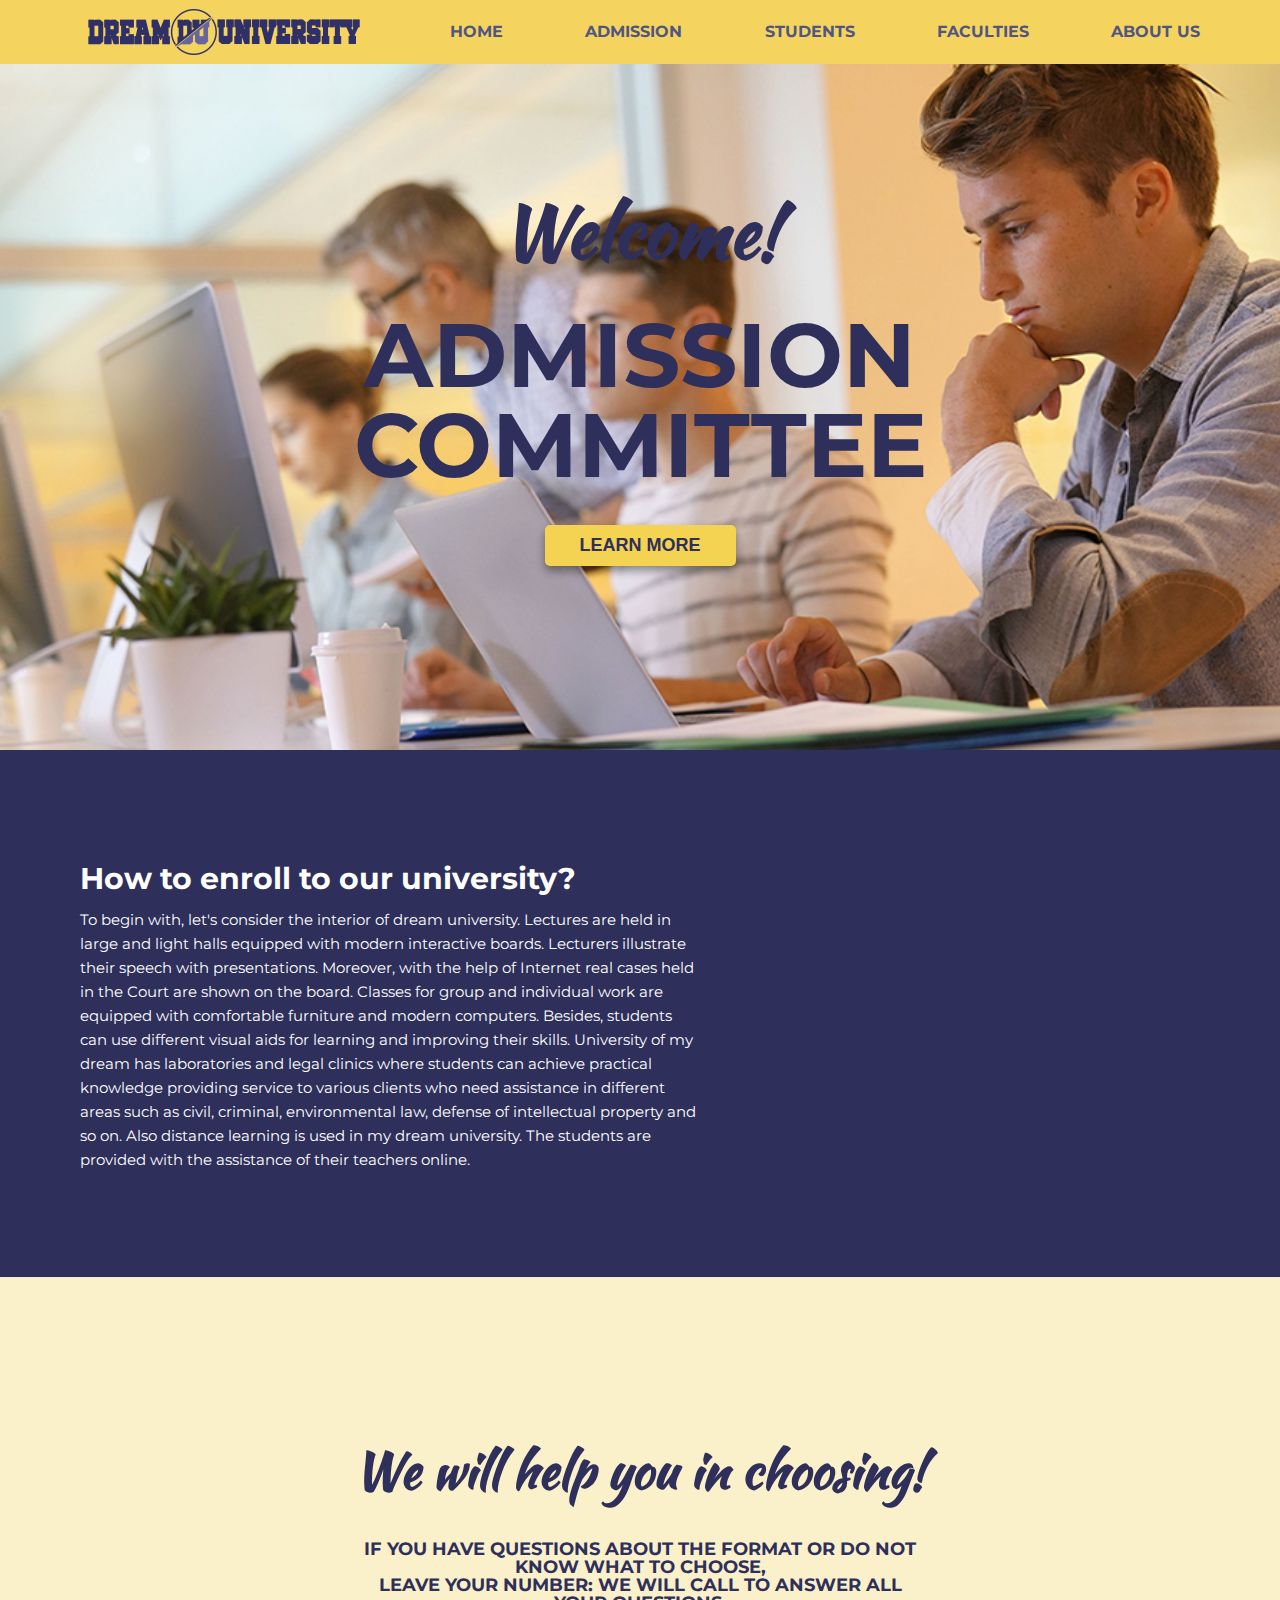
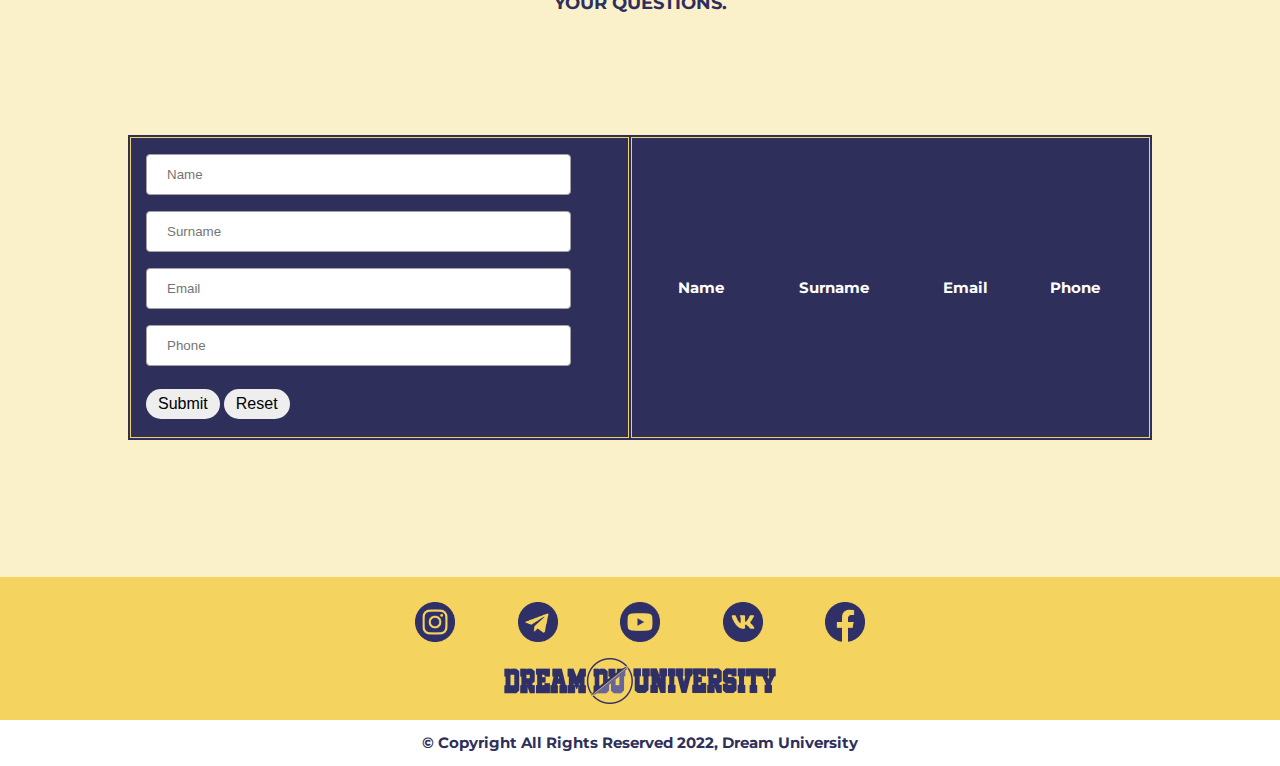
<file: admissionc.html>
<!DOCTYPE html>
<html lang="en">
<head>
	<meta charset="utf-8">
	<meta name="viewport" content="width=device-width, initial-scale=1">
	<link rel="stylesheet" type="text/css" href="crud.css">
	<link href="https://fonts.googleapis.com/css2?family=Kaushan+Script&family=Montserrat:wght@400;700&display=swap" rel="stylesheet">
	<link rel="icon" href="images/MAIN.png" type="">

	<title> Admission </title>
</head>

<body>

<header class="header">
	<div class="container">
		<div class="header__inner">

			<img src="images/LOGO2.png" alt="logo" style="width: 288px; height: 64px;">
			
			<nav class="nav1">
				<a class="nav__link1" href="index.html">Home</a>
			</nav> 
			
			<div class="dropdown">
				<nav class="nav2">
					<a class="nav__link2" href="">Admission</a>
				</nav> 
			  	<div class="dropdown-content">
    				<a href="admissionc.html">Admissions Committee</a>
    				<a href="bachpage.html">Bachelor's Degree</a>
    				<a href="magpage.html">Master's Degree</a>
    				<a href="docpage.html">Doctoral Studies</a>
  				</div>
			</div>

			<div class="dropdown">
				<nav class="nav2">
					<a class="nav__link2" href="">Students</a>
				</nav> 
				<div class="dropdown-content">
    				<a href="Basic rules.html">Main rules</a>
    				<a href="Stud.Organizations.html">Student Organizations</a>
    				<a href="reg.html">Registration Page</a>
  				</div>
			</div>

			<div class="dropdown">
				<nav class="nav2">
					<a class="nav__link2" href="">Faculties</a>
				</nav> 
				<div class="dropdown-content">
    				<a href="first_fac.html">First</a>
    				<a href="second_fac.html">Second</a>
    				<a href="third_fac.html">Third</a>
    				<a href="fourth_fac.html">Fourth</a>
  				</div>
			</div>


			<nav class="nav1">
				<a class="nav__link1" href="aboutus.html">About Us</a>
			</nav> 
		</div>
	</div>
</header>

<header class="intro" style="background-image: url(images/add.jpg);">
	
		<div class="intro__inner">
			<div class="header-content">
				<h2>Welcome!</h2>
				<h1>Admission <br> Committee </h1>
				<button onClick='location.href="#more"'class="btn__main">Learn more</button>
			</div>
		</div>
</header>

<header class="about" id="more">
    <div class="container">
    	<div class="about__wrapper">
    		<div class="about__block">
       			 <h1 class="block__title">How to enroll to our university?</h1>
       			 <p class="about__text">To begin with, let's consider the interior of dream university. Lectures are held in large and light halls equipped with modern interactive boards. Lecturers illustrate their speech with presentations. Moreover, with the help of Internet real cases held in the Court are shown on the board. Classes for group and individual work are equipped with comfortable furniture and modern computers. Besides, students can use different visual aids for learning and improving their skills. University of my dream has laboratories and legal clinics where students can achieve practical knowledge providing service to various clients who need assistance in different areas such as civil, criminal, environmental law, defense of intellectual property and so on. Also distance learning is used in my dream university. The students are provided with the assistance of their teachers online.</p>
        	</div>
        	<iframe class="about__img" width: 480px; height: 340px; src="https://www.youtube.com/embed/dAZyZw8bZUI" title="Course enrolment – Where to start" frameborder="0"> </iframe>
        </div>
    </div>
</header>

<div class="formfoot">
   <div class="beforetext"> 
            <h1> We will help you in choosing!</h1>
            <h2> If you have questions about the format or do not know what to choose, <br>leave your number: we will
                        call to answer all your questions. </h2>
   </div>
       <table>
        <tr>
            <td>
                <form autocomplete="off" onsubmit="onFormSubmit()">
                    <div>
                        <label for="name"></label>
                        <input type="text" placeholder="Name" name="name" id="name">
                    </div>
                    <div>
                        <label for="surname"></label>
                        <input type="text" placeholder="Surname" name="surname" id="surname">
                    </div>
                    <div>
                        <label for="email"></label>
                        <input type="email" placeholder="Email" name="email" id="email">
                    </div>
                    <div>
                        <label for="phone"></label>
                        <input type="tel" placeholder="Phone" name="phone" id="phone">
                    </div>

                    <div class="form_action--button">
                        <input type="submit" value="Submit">
                        <input type="reset" value="Reset">
                    </div>
                </form>

                <td>
                    <table class="list" id="storeList">
                        <thead>
                            <tr>
                                <th>Name</th>
                                <th>Surname</th>
                                <th>Email</th>
                                <th>Phone</th>
                            </tr>
                        </thead>
                        <tbody>

                        </tbody>
                    </table>
                </td>
            </td>
        </tr>
    </table>
</div>

<script type="text/javascript" src="crud.js"></script>
        
<footer id="cont">
	<div class="soc">
		<a href="https://www.instagram.com/" target="_blank"><img src="images/icons/instagram.png" alt="inst" style="width: 40px; height: 40px;"></a>
		<a href="https://web.telegram.org/k/" target="_blank"><img src="images/icons/telegram.png" alt="telega" style="width: 40px; height: 40px;"></a>
		<a href="https://www.youtube.com/" target="_blank"><img src="images/icons/youtube.png" alt="yout" style="width: 40px; height: 40px;"></a>
		<a href="https://vk.com/" target="_blank"><img src="images/icons/vk.png" alt="vk" style="width: 40px; height: 40px;"></a>
		<a href="https://ru-ru.facebook.com/" target="_blank"><img src="images/icons/facebook.png" alt="face" style="width: 40px; height: 40px;"></a>
	</div>

	<div class="logo">
		<a href="index.html"><img src="images/LOGO2.png" alt="logo" style="width: 288px; height: 64px;"></a>
	</div>

	<div class="bc">
			<p>© Copyright All Rights Reserved 2022, Dream University</p>
		</div>
		
</footer>
</body>


</html>
</file>
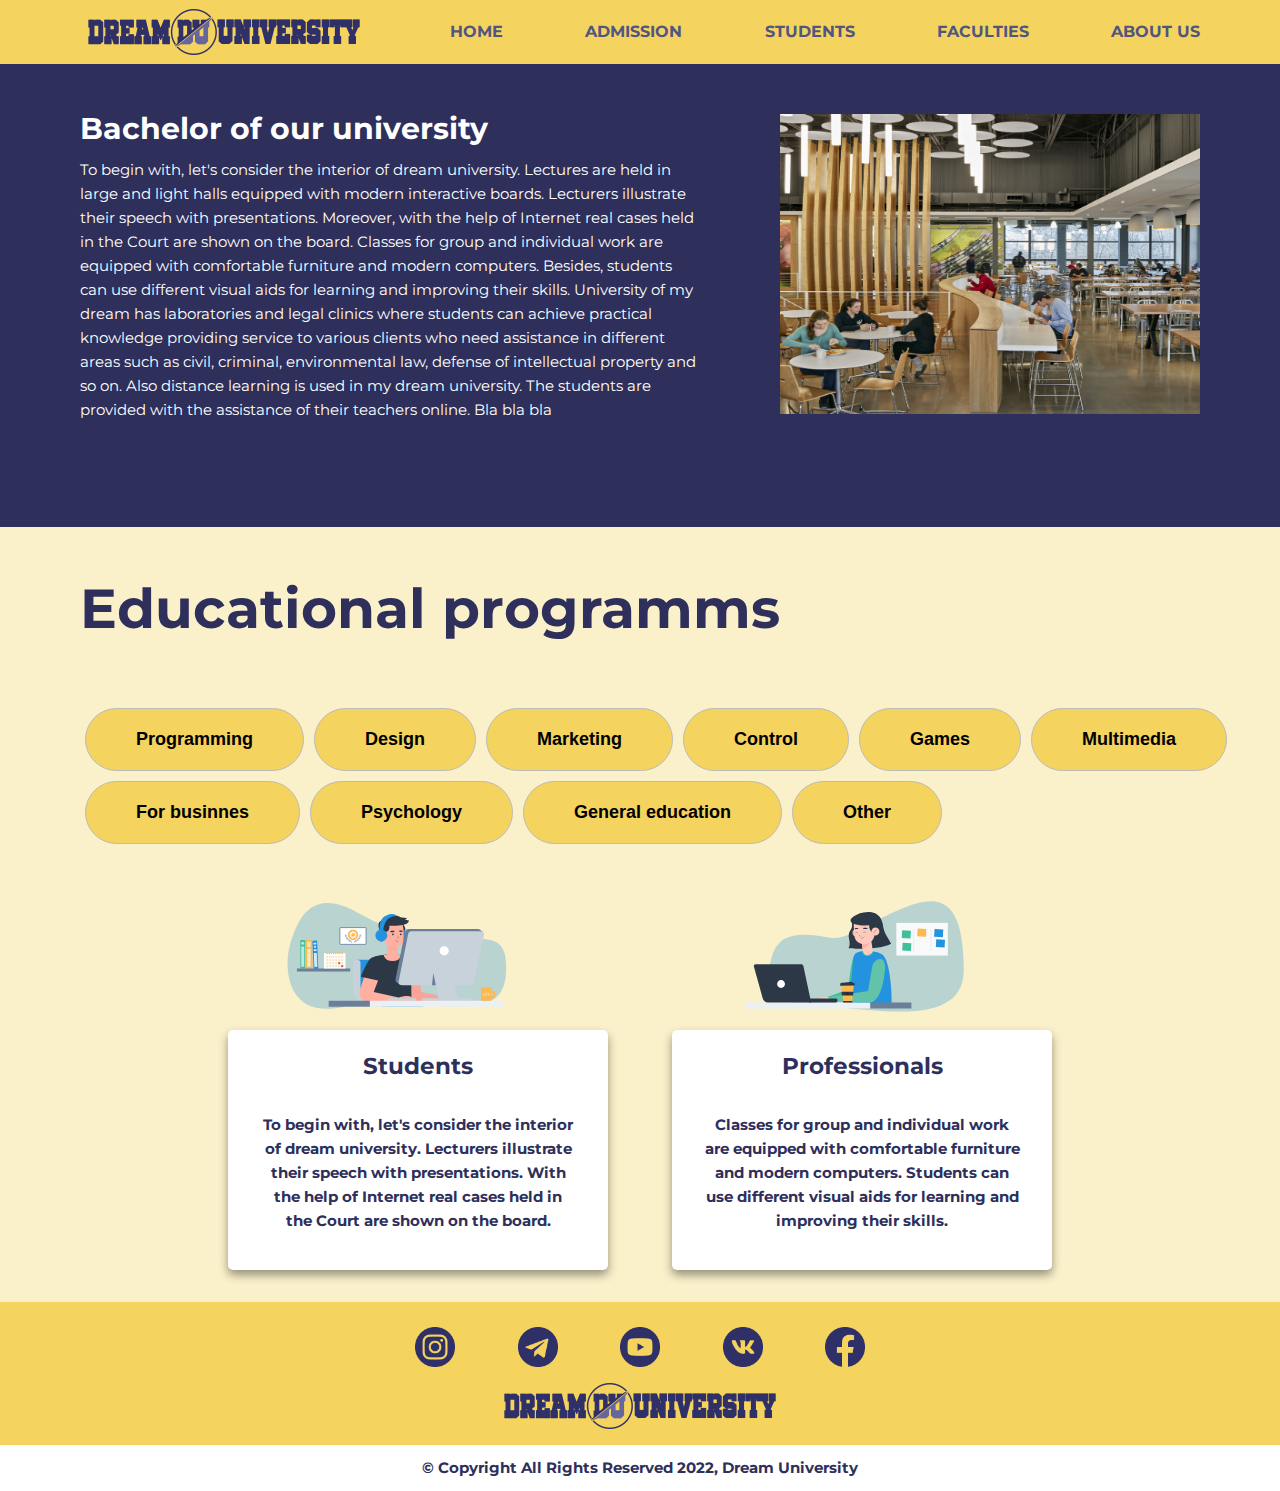
<file: bachpage.html>
<!DOCTYPE html>
<html lang="en">
<head>
	<meta charset="utf-8">
	<meta name="viewport" content="width=device-width, initial-scale=1">
	<link rel="stylesheet" type="text/css" href="style.css">
	<link href="https://fonts.googleapis.com/css2?family=Kaushan+Script&family=Montserrat:wght@400;700&display=swap" rel="stylesheet">
	<link rel="icon" href="images/MAIN.png" type="">
	<title> Bachelor </title>
</head>

<body>

<header class="header">
	<div class="container">
		<div class="header__inner">

			<img src="images/LOGO2.png" alt="logo" style="width: 288px; height: 64px;">
			
			<nav class="nav1">
				<a class="nav__link1" href="index.html">Home</a>
			</nav> 
			
			<div class="dropdown">
				<nav class="nav2">
					<a class="nav__link2" href="">Admission</a>
				</nav> 
			  	<div class="dropdown-content">
    				<a href="admissionc.html">Admissions Committee</a>
    				<a href="bachpage.html">Bachelor's Degree</a>
    				<a href="magpage.html">Master's Degree</a>
    				<a href="docpage.html">Doctoral Studies</a>
  				</div>
			</div>

			<div class="dropdown">
				<nav class="nav2">
					<a class="nav__link2" href="">Students</a>
				</nav> 
				<div class="dropdown-content">
    				<a href="Basic rules.html">Main rules</a>
    				<a href="Stud.Organizations.html">Student Organizations</a>
    				<a href="reg.html">Registration Page</a>
  				</div>
			</div>

			<div class="dropdown">
				<nav class="nav2">
					<a class="nav__link2" href="">Faculties</a>
				</nav> 
				<div class="dropdown-content">
    				<a href="first_fac.html">First</a>
    				<a href="second_fac.html">Second</a>
    				<a href="third_fac.html">Third</a>
    				<a href="fourth_fac.html">Fourth</a>
  				</div>
			</div>


			<nav class="nav1">
				<a class="nav__link1" href="aboutus.html">About Us</a>
			</nav> 
		</div>
	</div>
</header>

<header class="bachelor">
    <div class="container">
    	<div class="about__bachelor">
    		<div class="about__blockbach">
       			 <h1 class="block__titlebach">Bachelor of our university</h1>
       			 <p class="about__textbach"> To begin with, let's consider the interior of dream university. Lectures are held in large and light halls equipped with modern interactive boards. Lecturers illustrate their speech with presentations. Moreover, with the help of Internet real cases held in the Court are shown on the board. Classes for group and individual work are equipped with comfortable furniture and modern computers. Besides, students can use different visual aids for learning and improving their skills. University of my dream has laboratories and legal clinics where students can achieve practical knowledge providing service to various clients who need assistance in different areas such as civil, criminal, environmental law, defense of intellectual property and so on. Also distance learning is used in my dream university. The students are provided with the assistance of their teachers online. Bla bla bla </p>
        	</div>
        	<img class="about__imgbach" src="images/new_bh.jpg" alt="">
        </div>
    </div>
</header> 

<div class="headbach">
    <div class="lefthead">
        <h1>Educational programms</h1>
        <div class="button-group">
            <button>Programming</button>
            <button>Design</button>
            <button>Marketing</button>
            <button>Control</button>
            <button>Games</button>
            <button>Multimedia</button>
            <button>For businnes</button>
            <button>Psychology</button>
            <button>General education</button>
            <button>Other</button>
        </div>
    </div>
</div>

<section class="section-6">
    <div class="cards-container">
        <div class="card">
            <div class="card__container">
     	 	   <img src="images/bach1.svg" alt="Students"/>
               <h2>Students</h2>
               <p><span> To begin with, let's consider the interior of dream university. </span>
                 Lecturers illustrate their speech with presentations. With the help of Internet real cases held in the Court are shown on the board.
                </p>
            </div>
        </div>
        <div class="card">
            <div class="card__container">
            	<img src="images/bach2.svg" alt="Professionals"/>
                <h2>Professionals</h2>
                <p>Classes for group and individual work are equipped with comfortable furniture and modern computers.
                <span>Students can use different visual aids for learning and improving their skills.</span>
                </p>
            </div>
        </div>
    </div>
</section>
	
<footer id="cont">
	<div class="soc">
		<a href="https://www.instagram.com/" target="_blank"><img src="images/icons/instagram.png" alt="inst" style="width: 40px; height: 40px;"></a>
		<a href="https://web.telegram.org/k/" target="_blank"><img src="images/icons/telegram.png" alt="telega" style="width: 40px; height: 40px;"></a>
		<a href="https://www.youtube.com/" target="_blank"><img src="images/icons/youtube.png" alt="yout" style="width: 40px; height: 40px;"></a>
		<a href="https://vk.com/" target="_blank"><img src="images/icons/vk.png" alt="vk" style="width: 40px; height: 40px;"></a>
		<a href="https://ru-ru.facebook.com/" target="_blank"><img src="images/icons/facebook.png" alt="face" style="width: 40px; height: 40px;"></a>
	</div>

	<a class="qqq" href="index.html"><img href="index.html" src="images/LOGO2.png" alt="logo" style="width: 288px; height: 64px;"></a>

	<div class="bc">
			<p>© Copyright All Rights Reserved 2022, Dream University</p>
		</div>
		
</footer>
	
</body>
</html>
</file>
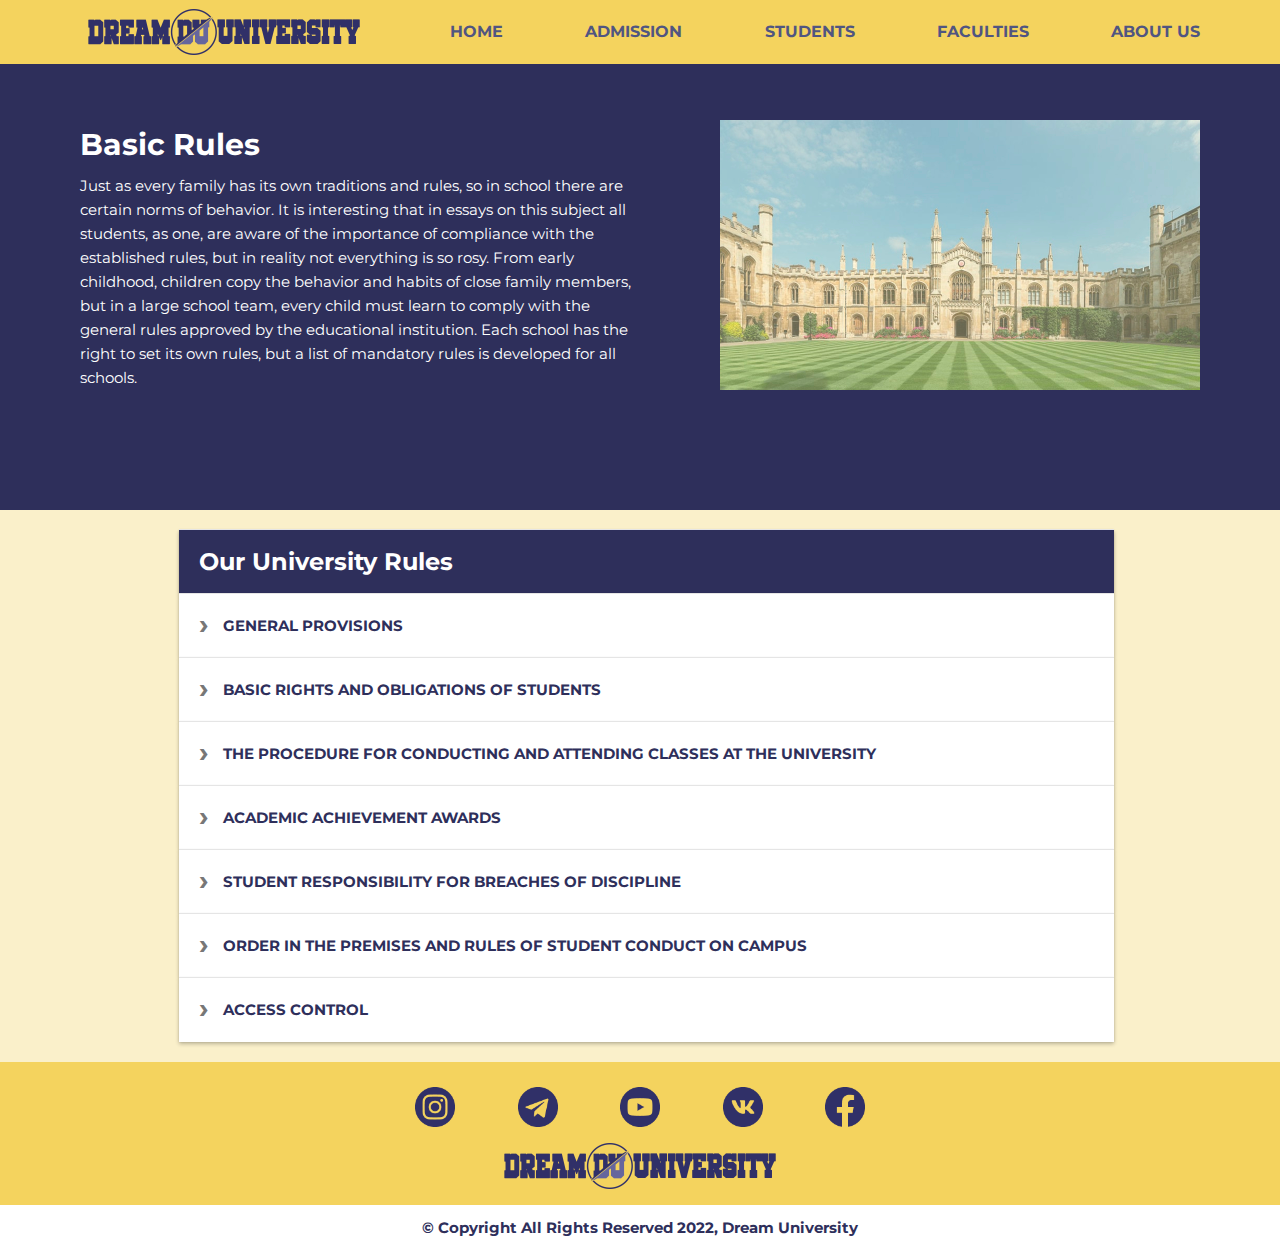
<file: Basic rules.html>
<!DOCTYPE html>
<html lang="en">
<head>
	<meta charset="utf-8">
	<meta name="viewport" content="width=device-width, initial-scale=1">
	<link rel="stylesheet" type="text/css" href="rules.css">
	<link href="https://fonts.googleapis.com/css2?family=Kaushan+Script&family=Montserrat:wght@400;700&display=swap" rel="stylesheet">
	<link rel="icon" href="images/MAIN.png" type="">
	<title> Basic rules </title>
</head>

<body>

<header class="header">
	<div class="container">
		<div class="header__inner">

			<img src="images/LOGO2.png" alt="logo" style="width: 288px; height: 64px;">
			
			<nav class="nav1">
				<a class="nav__link1" href="index.html">Home</a>
			</nav> 
			
			<div class="dropdown">
				<nav class="nav2">
					<a class="nav__link2" href="">Admission</a>
				</nav> 
			  	<div class="dropdown-content">
    				<a href="admissionc.html">Admissions Committee</a>
    				<a href="bachpage.html">Bachelor's Degree</a>
    				<a href="magpage.html">Master's Degree</a>
    				<a href="docpage.html">Doctoral Studies</a>
  				</div>
			</div>

			<div class="dropdown">
				<nav class="nav2">
					<a class="nav__link2" href="">Students</a>
				</nav> 
				<div class="dropdown-content">
    				<a href="Basic rules.html">Main rules</a>
    				<a href="Stud.Organizations.html">Student Organizations</a>
    				<a href="reg.html">Registration Page</a>
  				</div>
			</div>

			<div class="dropdown">
				<nav class="nav2">
					<a class="nav__link2" href="">Faculties</a>
				</nav> 
				<div class="dropdown-content">
    				<a href="first_fac.html">First</a>
    				<a href="second_fac.html">Second</a>
    				<a href="third_fac.html">Third</a>
    				<a href="fourth_fac.html">Fourth</a>
  				</div>
			</div>


			<nav class="nav1">
				<a class="nav__link1" href="aboutus.html">About Us</a>
			</nav> 
		</div>
	</div>
</header>
<body>

<header class="aboutfac">
    <div class="container">
    	<div class="about__wrapperfac">
    		<div class="about__blockfac">
       			 <h1 class="block__titlefac">Basic Rules</h1>
       			 <p class="about__textfac">Just as every family has its own traditions and rules, so in school there are certain norms of behavior. It is interesting that in essays on this subject all students, as one, are aware of the importance of compliance with the established rules, but in reality not everything is so rosy. From early childhood, children copy the behavior and habits of close family members, but in a large school team, every child must learn to comply with the general rules approved by the educational institution. Each school has the right to set its own rules, but a list of mandatory rules is developed for all schools.</p>
        	</div>
        	<img src="images/fon.jpg" alt="" class="about__imgfac">
        </div>
    </div>
</header>

<div class="ruless">
<nav class="accordion arrows">
      <header class="box">
        <label for="acc-close" class="box-title">Our University Rules</label>
      </header>
      <input type="radio" name="accordion" id="cb1" />
      <section class="box">
        <label class="box-title" for="cb1">GENERAL PROVISIONS</label>
        <label class="box-close" for="acc-close"></label>
        <div class="box-content">1.1. rule <br> 1.2. rule <br> 1.3. rule <br> 1.4. rule <br> 1.5. rule <br> 1.6. rule</div>
      </section>
      <input type="radio" name="accordion" id="cb2" />
      <section class="box">
        <label class="box-title" for="cb2">BASIC RIGHTS AND OBLIGATIONS OF STUDENTS</label>
        <label class="box-close" for="acc-close"></label>
        <div class="box-content">2.1. rule <br> 2.2. rule <br> 2.3. rule <br> 2.4. rule <br> 2.5. rule <br> 2.6. rule</div>
      </section>
      <input type="radio" name="accordion" id="cb3" />
      <section class="box">
        <label class="box-title" for="cb3">THE PROCEDURE FOR CONDUCTING AND ATTENDING CLASSES AT THE UNIVERSITY</label>
        <label class="box-close" for="acc-close"></label>
        <div class="box-content">3.1. rule <br> 3.2. rule <br> 3.3. rule <br> 3.4. rule <br> 3.5. rule <br> 3.6. rule</div>
      </section>
      <input type="radio" name="accordion" id="cb4" />
      <section class="box">
        <label class="box-title" for="cb4">ACADEMIC ACHIEVEMENT AWARDS</label>
        <label class="box-close" for="acc-close"></label>
        <div class="box-content">4.1. rule <br> 4.2. rule <br> 4.3. rule <br> 4.4. rule <br> 4.5. rule <br> 4.6. rule</div>
      </section>
      <input type="radio" name="accordion" id="cb5" />
      <section class="box">
        <label class="box-title" for="cb5">STUDENT RESPONSIBILITY FOR BREACHES OF DISCIPLINE</label>
        <label class="box-close" for="acc-close"></label>
        <div class="box-content">5.1. rule <br> 5.2. rule <br> 5.3. rule <br> 5.4. rule <br> 5.5. rule <br> 5.6. rule</div>
      </section>
      <input type="radio" name="accordion" id="cb6" />
      <section class="box">
        <label class="box-title" for="cb6">ORDER IN THE PREMISES AND RULES OF STUDENT CONDUCT ON CAMPUS</label>
        <label class="box-close" for="acc-close"></label>
        <div class="box-content">6.1. rule <br> 6.2. rule <br> 6.3. rule <br> 6.4. rule <br> 6.5. rule <br> 6.6. rule</div>
      </section>
      <input type="radio" name="accordion" id="cb7" />
      <section class="box">
        <label class="box-title" for="cb7">ACCESS CONTROL</label>
        <label class="box-close" for="acc-close"></label>
        <div class="box-content">7.1. rule <br> 7.2. rule <br> 7.3. rule <br> 7.4. rule <br> 7.5. rule <br> 7.6. rule</div>
      </section>
  
      <input type="radio" name="accordion" id="acc-close" />
    </nav>
    </div>

<footer>
	<div class="soc">
		<a href="https://www.instagram.com/" target="_blank"><img src="images/icons/instagram.png" alt="inst" style="width: 40px; height: 40px;"></a>
		<a href="https://web.telegram.org/k/" target="_blank"><img src="images/icons/telegram.png" alt="telega" style="width: 40px; height: 40px;"></a>
		<a href="https://www.youtube.com/" target="_blank"><img src="images/icons/youtube.png" alt="yout" style="width: 40px; height: 40px;"></a>
		<a href="https://vk.com/" target="_blank"><img src="images/icons/vk.png" alt="vk" style="width: 40px; height: 40px;"></a>
		<a href="https://ru-ru.facebook.com/" target="_blank"><img src="images/icons/facebook.png" alt="face" style="width: 40px; height: 40px;"></a>
	</div>

	<div class="logo">
		<a href="index.html"><img src="images/LOGO2.png" alt="logo" style="width: 288px; height: 64px;"></a>
	</div>

	<div class="bc">
			<p>© Copyright All Rights Reserved 2022, Dream University</p>
		</div>
		
</footer>
</body>
</html>
</file>
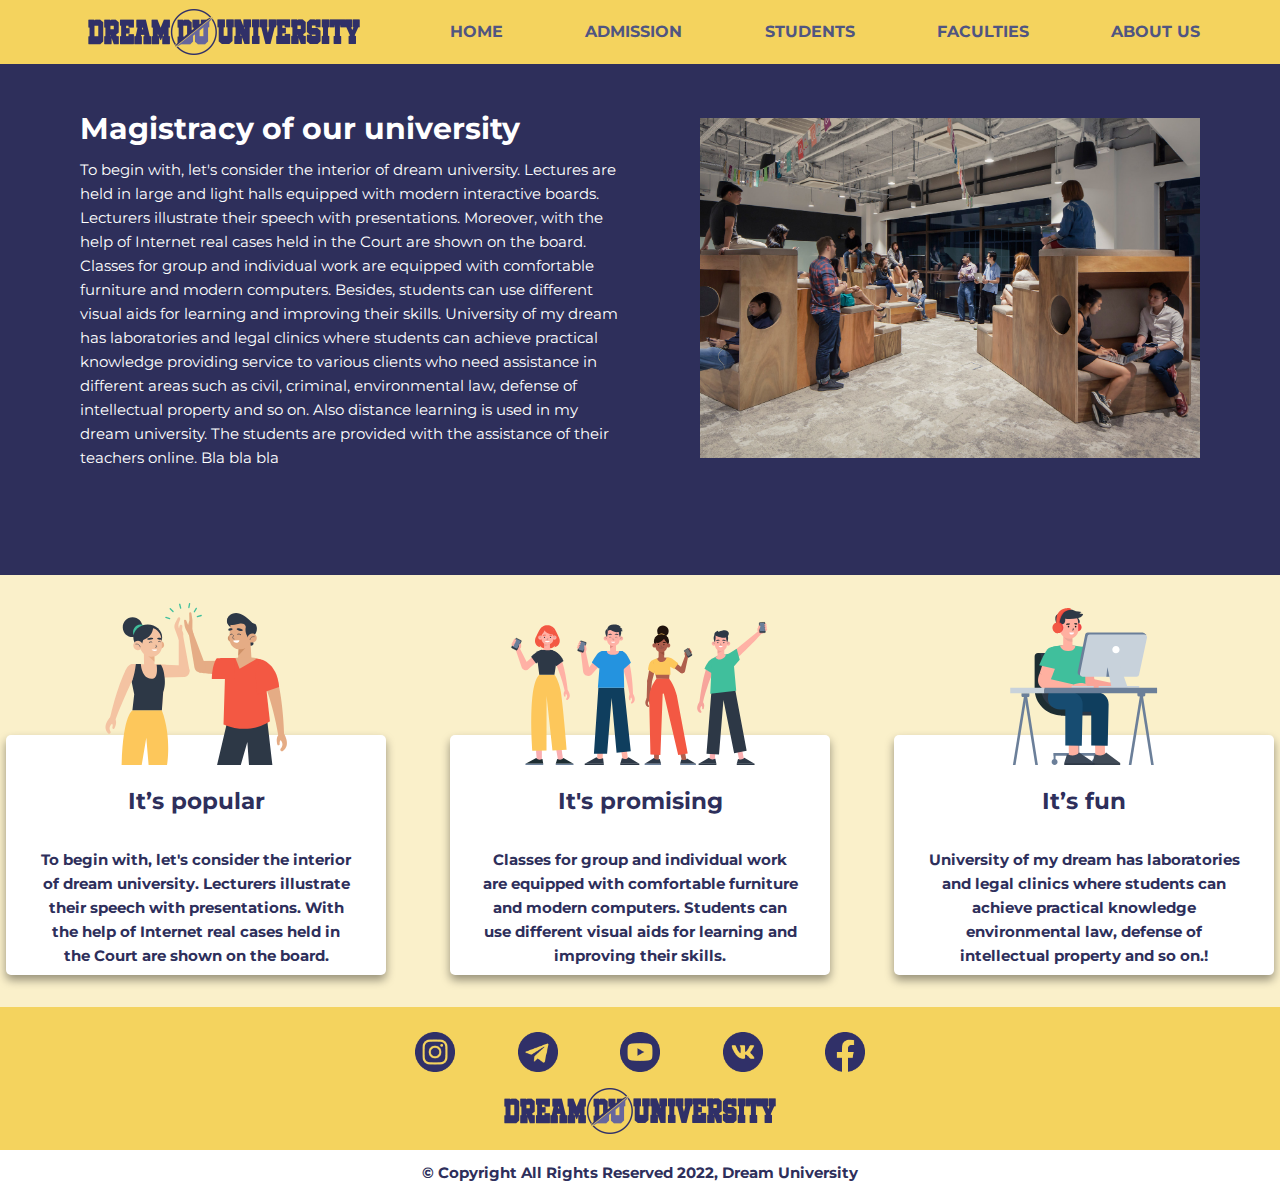
<file: magpage.html>
<!DOCTYPE html>
<html lang="en">
<head>
	<meta charset="utf-8">
	<meta name="viewport" content="width=device-width, initial-scale=1">
	<link rel="stylesheet" type="text/css" href="style.css">
	<link href="https://fonts.googleapis.com/css2?family=Kaushan+Script&family=Montserrat:wght@400;700&display=swap" rel="stylesheet">
	<link rel="icon" href="images/MAIN.png" type="">
	<title> Magistracy </title>
</head>

<body>

<header class="header">
	<div class="container">
		<div class="header__inner">

			<img src="images/LOGO2.png" alt="logo" style="width: 288px; height: 64px;">
			
			<nav class="nav1">
				<a class="nav__link1" href="index.html">Home</a>
			</nav> 
			
			<div class="dropdown">
				<nav class="nav2">
					<a class="nav__link2" href="">Admission</a>
				</nav> 
			  	<div class="dropdown-content">
    				<a href="admissionc.html">Admissions Committee</a>
    				<a href="bachpage.html">Bachelor's Degree</a>
    				<a href="magpage.html">Master's Degree</a>
    				<a href="docpage.html">Doctoral Studies</a>
  				</div>
			</div>

			<div class="dropdown">
				<nav class="nav2">
					<a class="nav__link2" href="">Students</a>
				</nav> 
				<div class="dropdown-content">
    				<a href="Basic rules.html">Main rules</a>
    				<a href="Stud.Organizations.html">Student Organizations</a>
    				<a href="reg.html">Registration Page</a>
  				</div>
			</div>

			<div class="dropdown">
				<nav class="nav2">
					<a class="nav__link2" href="">Faculties</a>
				</nav> 
				<div class="dropdown-content">
    				<a href="first_fac.html">First</a>
    				<a href="second_fac.html">Second</a>
    				<a href="third_fac.html">Third</a>
    				<a href="fourth_fac.html">Fourth</a>
  				</div>
			</div>


			<nav class="nav1">
				<a class="nav__link1" href="aboutus.html">About Us</a>
			</nav> 
		</div>
	</div>
</header>

 <header class="magistracy">
    <div class="container">
    	<div class="about__magistracy">
    		<div class="about__blockmag">
       			 <h1 class="block__titlemag">Magistracy of our university</h1>
       			 <p class="about__textmag"> To begin with, let's consider the interior of dream university. Lectures are held in large and light halls equipped with modern interactive boards. Lecturers illustrate their speech with presentations. Moreover, with the help of Internet real cases held in the Court are shown on the board. Classes for group and individual work are equipped with comfortable furniture and modern computers. Besides, students can use different visual aids for learning and improving their skills. University of my dream has laboratories and legal clinics where students can achieve practical knowledge providing service to various clients who need assistance in different areas such as civil, criminal, environmental law, defense of intellectual property and so on. Also distance learning is used in my dream university. The students are provided with the assistance of their teachers online. Bla bla bla </p>
        	</div>
        	<img class="about__imgmag" src="images/new_mag.jpg" alt="">
        </div>
    </div>
</header> 
   
      <section class="section-6">
       <div class="cards-container">
          <div class="card">
            <div class="card__container">
              <img
                src="images/mag1.svg"
                alt="Popular"
              />
              <h2>It’s popular</h2>
              <p>
                <span> To begin with, let's consider the interior of dream university. </span>
                 Lecturers illustrate their speech with presentations. With the help of Internet real cases held in the Court are shown on the board.
              </p>
            </div>
          </div>
          <div class="card">
            <div class="card__container">
              <img
                src="images/mag2.svg"
                alt="Pormising"
              />
              <h2>It's promising</h2>
              <p>
               Classes for group and individual work are equipped with comfortable furniture and modern computers.
                <span>Students can use different visual aids for learning and improving their skills.</span>
              </p>
            </div>
          </div>
          <div class="card">
            <div class="card__container">
              <img
                src="images/mag3.svg"
                alt="Fun"
              />
              <h2>It’s fun</h2>
              <p>
                University of my dream has laboratories and legal clinics where students can achieve practical knowledge 
                <span>environmental law, defense of intellectual property and so on.!</span>
              </p>
            </div>
          </div>
        </div>
</section>

<footer id="cont">
	<div class="soc">
		<a href="https://www.instagram.com/" target="_blank"><img src="images/icons/instagram.png" alt="inst" style="width: 40px; height: 40px;"></a>
		<a href="https://web.telegram.org/k/" target="_blank"><img src="images/icons/telegram.png" alt="telega" style="width: 40px; height: 40px;"></a>
		<a href="https://www.youtube.com/" target="_blank"><img src="images/icons/youtube.png" alt="yout" style="width: 40px; height: 40px;"></a>
		<a href="https://vk.com/" target="_blank"><img src="images/icons/vk.png" alt="vk" style="width: 40px; height: 40px;"></a>
		<a href="https://ru-ru.facebook.com/" target="_blank"><img src="images/icons/facebook.png" alt="face" style="width: 40px; height: 40px;"></a>
	</div>

	<div class="logo">
		<a href="index.html"><img src="images/LOGO2.png" alt="logo" style="width: 288px; height: 64px;"></a>
	</div>

	<div class="bc">
			<p>© Copyright All Rights Reserved 2022, Dream University</p>
		</div>
		
</footer>
	
</body>
</html>
</file>
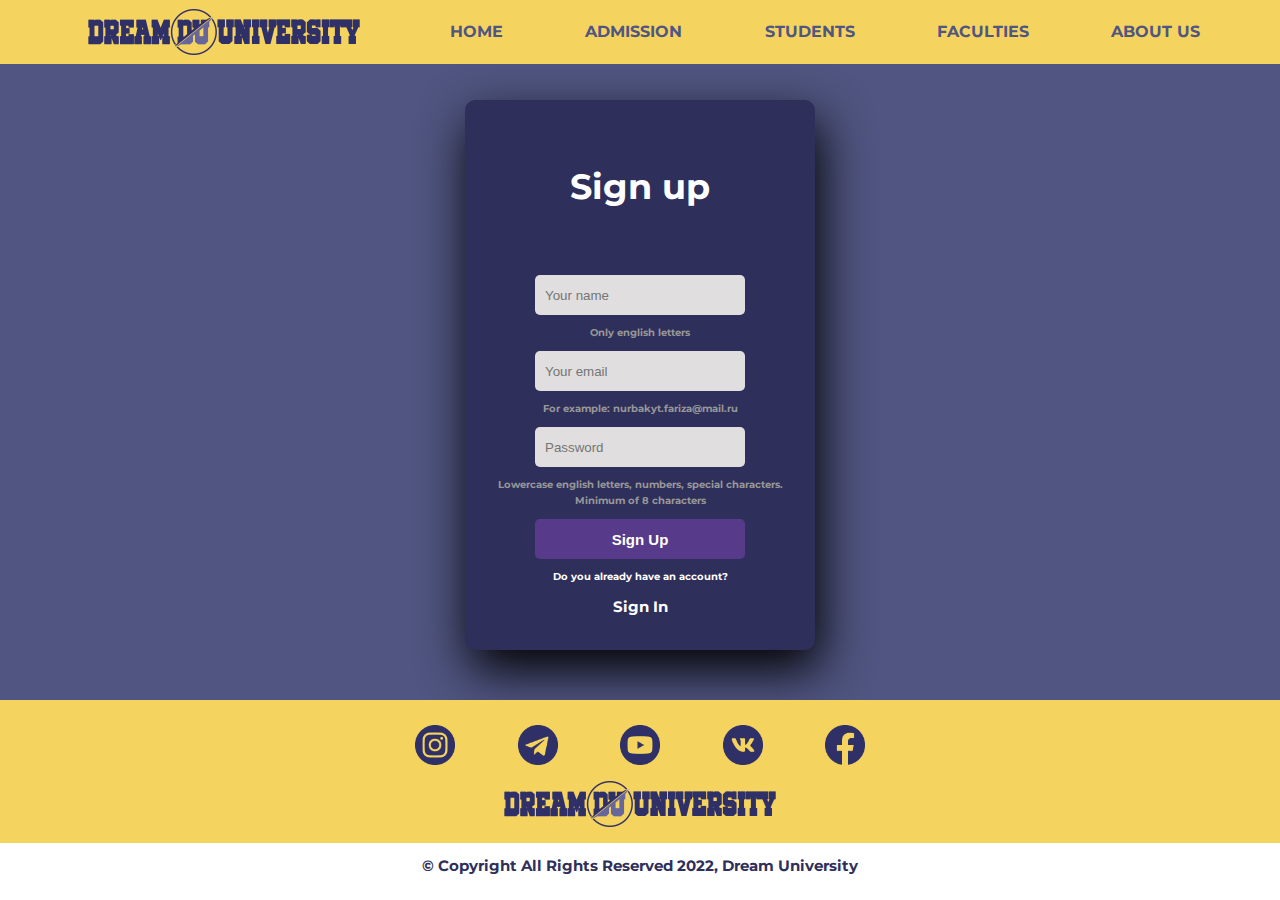
<file: reg.html>
<!DOCTYPE html>
<html lang="en">
<head>
	<meta charset="utf-8">
	<meta name="viewport" content="width=device-width, initial-scale=1">
	<link rel="stylesheet" type="text/css" href="style.css">
	<link href="https://fonts.googleapis.com/css2?family=Kaushan+Script&family=Montserrat:wght@400;700&display=swap" rel="stylesheet">
	<link rel="icon" href="images/MAIN.png" type="">

	<title> Dream University </title>
</head>

<body>

<header class="header">
	<div class="container">
		<div class="header__inner">

			<img src="images/LOGO2.png" alt="logo" style="width: 288px; height: 64px;">
			
			<nav class="nav1">
				<a class="nav__link1" href="index.html">Home</a>
			</nav> 
			
			<div class="dropdown">
				<nav class="nav2">
					<a class="nav__link2" href="">Admission</a>
				</nav> 
			  	<div class="dropdown-content">
    				<a href="admissionc.html">Admissions Committee</a>
    				<a href="bachpage.html">Bachelor's Degree</a>
    				<a href="magpage.html">Master's Degree</a>
    				<a href="docpage.html">Doctoral Studies</a>
  				</div>
			</div>

			<div class="dropdown">
				<nav class="nav2">
					<a class="nav__link2" href="">Students</a>
				</nav> 
				<div class="dropdown-content">
    				<a href="Basic rules.html">Main rules</a>
    				<a href="Stud.Organizations.html">Student Organizations</a>
    				<a href="reg.html">Registration Page</a>
  				</div>
			</div>

			<div class="dropdown">
				<nav class="nav2">
					<a class="nav__link2" href="">Faculties</a>
				</nav> 
				<div class="dropdown-content">
    				<a href="first_fac.html">First</a>
    				<a href="second_fac.html">Second</a>
    				<a href="third_fac.html">Third</a>
    				<a href="fourth_fac.html">Fourth</a>
  				</div>
			</div>


			<nav class="nav1">
				<a class="nav__link1" href="aboutus.html">About Us</a>
			</nav> 
		</div>
	</div>
</header>

<div class="regg">
<div class="main">  	
		<input type="checkbox" id="chk" aria-hidden="true">

			<div class="signup">
				<form role = "form" onsubmit="signUp(event);" autocomplete="off" id="form" name="form">
					<label>Sign up</label>

				<div class="form-group">
					<input type="text" placeholder="Your name" name="fname" id="fname" data-reg="^[a-zA-Z]{1,18}$" >
    				<label for="phone">Only english letters</label>
				</div>
			
				<div class="form-group">
					<input type="email" placeholder="Your email" name="email" id="email"  data-reg="^[-\w.]+@([A-z0-9][-A-z0-9]+\.)+[A-z]{2,4}$" />
      				<label for="email">For example: nurbakyt.fariza@mail.ru</label>
				</div>

				<div class="form-group">
					<input type="password" placeholder="Password" name="pwd" id="pwd"
					data-reg = (?=^.{8,}$)((?=.*\d)|(?=.*\W+))(?![.\n])(?=.*[a-z]).*$ />
					<label for="password">Lowercase english letters, numbers, special characters. Minimum of 8 characters</label>
				</div>
				<div class="form-group">
					<button type="submit">Sign Up</button>
				</div>
				</form>
				<div class="signin">
				<label>Do you already have an account?</label><a href="signin.html">Sign In</a>
				</div>
			</div>

	</div>
</div>

<script type="text/javascript" src="reg.js"></script>
<script type="text/javascript" src="valid.js"></script>

<footer id="cont">
	<div class="soc">
		<a href="https://www.instagram.com/" target="_blank"><img src="images/icons/instagram.png" alt="inst" style="width: 40px; height: 40px;"></a>
		<a href="https://web.telegram.org/k/" target="_blank"><img src="images/icons/telegram.png" alt="telega" style="width: 40px; height: 40px;"></a>
		<a href="https://www.youtube.com/" target="_blank"><img src="images/icons/youtube.png" alt="yout" style="width: 40px; height: 40px;"></a>
		<a href="https://vk.com/" target="_blank"><img src="images/icons/vk.png" alt="vk" style="width: 40px; height: 40px;"></a>
		<a href="https://ru-ru.facebook.com/" target="_blank"><img src="images/icons/facebook.png" alt="face" style="width: 40px; height: 40px;"></a>
	</div>

	<a class="qqq" href="index.html"><img href="index.html" src="images/LOGO2.png" alt="logo" style="width: 288px; height: 64px;"></a>

	<div class="bc">
			<p>© Copyright All Rights Reserved 2022, Dream University</p>
		</div>
		
</footer>
	
</body>

</html>
</file>
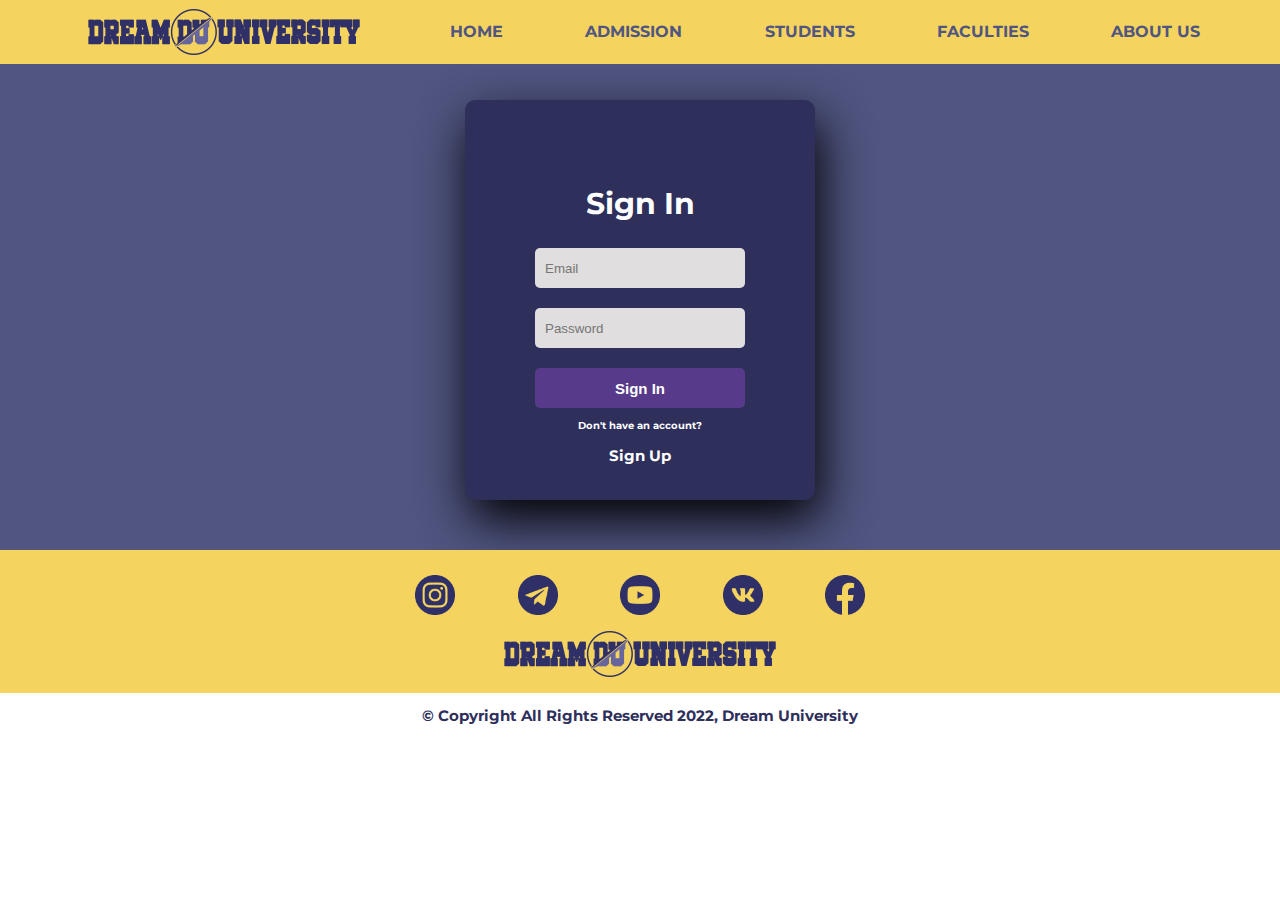
<file: signin.html>
<!DOCTYPE html>
<html lang="en">
<head>
	<meta charset="utf-8">
	<meta name="viewport" content="width=device-width, initial-scale=1">
	<link rel="stylesheet" type="text/css" href="signin.css">
	<link href="https://fonts.googleapis.com/css2?family=Kaushan+Script&family=Montserrat:wght@400;700&display=swap" rel="stylesheet">
	<link rel="icon" href="images/MAIN.png" type="">

	<title> Dream University </title>
</head>

<body>

<header class="header">
	<div class="container">
		<div class="header__inner">

			<img src="images/LOGO2.png" alt="logo" style="width: 288px; height: 64px;">
			
			<nav class="nav1">
				<a class="nav__link1" href="index.html">Home</a>
			</nav> 
			
			<div class="dropdown">
				<nav class="nav2">
					<a class="nav__link2" href="">Admission</a>
				</nav> 
			  	<div class="dropdown-content">
    				<a href="admissionc.html">Admissions Committee</a>
    				<a href="bachpage.html">Bachelor's Degree</a>
    				<a href="magpage.html">Master's Degree</a>
    				<a href="docpage.html">Doctoral Studies</a>
  				</div>
			</div>

			<div class="dropdown">
				<nav class="nav2">
					<a class="nav__link2" href="">Students</a>
				</nav> 
				<div class="dropdown-content">
    				<a href="Basic rules.html">Main rules</a>
    				<a href="Stud.Organizations.html">Student Organizations</a>
    				<a href="reg.html">Registration Page</a>
  				</div>
			</div>

			<div class="dropdown">
				<nav class="nav2">
					<a class="nav__link2" href="">Faculties</a>
				</nav> 
				<div class="dropdown-content">
    				<a href="first_fac.html">First</a>
    				<a href="second_fac.html">Second</a>
    				<a href="third_fac.html">Third</a>
    				<a href="fourth_fac.html">Fourth</a>
  				</div>
			</div>


			<nav class="nav1">
				<a class="nav__link1" href="aboutus.html">About Us</a>
			</nav> 
		</div>
	</div>
</header>

<div class="regg">
<div class="main">
		<div class="login">
			<form role = "form" onsubmit="signIn(event);" autocomplete="off">
				<label>Sign In</label>

				<div class="form-group">
					<input type="email" name="email" id="email" placeholder="Email" required = "">
				</div>

				<div class="form-group">
					<input type="password" name="pwd" id="pwd" placeholder="Password" required = "">
				</div>

				<div class="form-group">
					<button type="submit">Sign In</button>
				</div>
			</form>
			
				<div class="signup">
				<label>Don't have an account?</label><a href="reg.html">Sign Up</a>
				</div>
		</div>
	</div>
</div>

<script type="text/javascript" src="reg.js"></script>

<footer id="cont">
	<div class="soc">
		<a href="https://www.instagram.com/" target="_blank"><img src="images/icons/instagram.png" alt="inst" style="width: 40px; height: 40px;"></a>
		<a href="https://web.telegram.org/k/" target="_blank"><img src="images/icons/telegram.png" alt="telega" style="width: 40px; height: 40px;"></a>
		<a href="https://www.youtube.com/" target="_blank"><img src="images/icons/youtube.png" alt="yout" style="width: 40px; height: 40px;"></a>
		<a href="https://vk.com/" target="_blank"><img src="images/icons/vk.png" alt="vk" style="width: 40px; height: 40px;"></a>
		<a href="https://ru-ru.facebook.com/" target="_blank"><img src="images/icons/facebook.png" alt="face" style="width: 40px; height: 40px;"></a>
	</div>

	<a class="qqq" href="index.html"><img href="index.html" src="images/LOGO2.png" alt="logo" style="width: 288px; height: 64px;"></a>

	<div class="bc">
			<p>© Copyright All Rights Reserved 2022, Dream University</p>
		</div>
		
</footer>
	
</body>

</html>
</file>
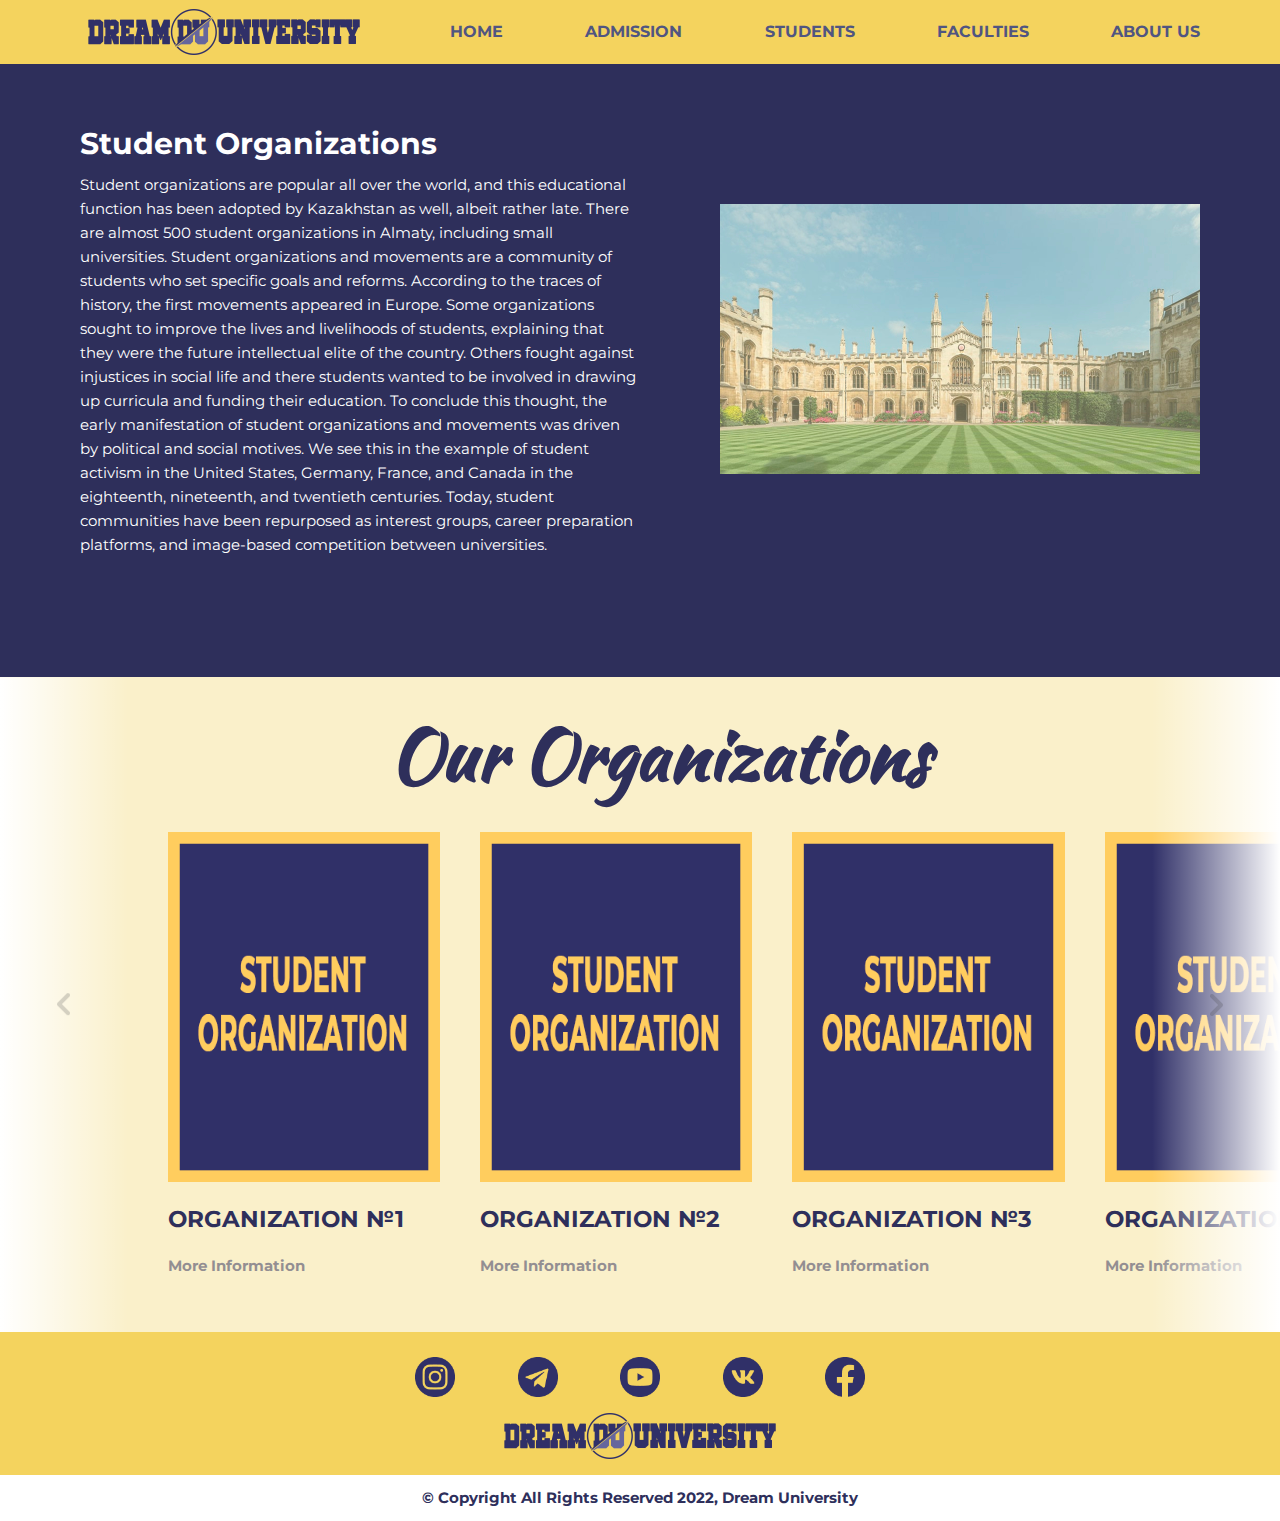
<file: Stud.Organizations.html>
<!DOCTYPE html>
<html lang="en">
<head>
	<meta charset="utf-8">
	<meta name="viewport" content="width=device-width, initial-scale=1">
	<link rel="stylesheet" type="text/css" href="style.css">
	<link href="https://fonts.googleapis.com/css2?family=Kaushan+Script&family=Montserrat:wght@400;700&display=swap" rel="stylesheet">
	<link rel="icon" href="images/MAIN.png" type="">
	<title> Student organizations </title>
</head>

<body>

<header class="header">
    <div class="container">
        <div class="header__inner">

            <img src="images/LOGO2.png" alt="logo" style="width: 288px; height: 64px;">
            
            <nav class="nav1">
                <a class="nav__link1" href="index.html">Home</a>
            </nav> 
            
            <div class="dropdown">
                <nav class="nav2">
                    <a class="nav__link2" href="">Admission</a>
                </nav> 
                <div class="dropdown-content">
                    <a href="admissionc.html">Admissions Committee</a>
                    <a href="bachpage.html">Bachelor's Degree</a>
                    <a href="magpage.html">Master's Degree</a>
                    <a href="docpage.html">Doctoral Studies</a>
                </div>
            </div>

            <div class="dropdown">
                <nav class="nav2">
                    <a class="nav__link2" href="">Students</a>
                </nav> 
                <div class="dropdown-content">
                    <a href="Basic rules.html">Main rules</a>
                    <a href="Stud.Organizations.html">Student Organizations</a>
                    <a href="reg.html">Registration Page</a>
                </div>
            </div>

            <div class="dropdown">
                <nav class="nav2">
                    <a class="nav__link2" href="">Faculties</a>
                </nav> 
                <div class="dropdown-content">
                    <a href="first_fac.html">First</a>
                    <a href="second_fac.html">Second</a>
                    <a href="third_fac.html">Third</a>
                    <a href="fourth_fac.html">Fourth</a>
                </div>
            </div>


            <nav class="nav1">
                <a class="nav__link1" href="aboutus.html">About Us</a>
            </nav> 
        </div>
    </div>
</header>

<body>

<header class="aboutfac">
    <div class="container">
    	<div class="about__wrapperfac">
    		<div class="about__blockfac">
       			 <h1 class="block__titlefac">Student Organizations</h1>
       			 <p class="about__textfac">Student organizations are popular all over the world, and this educational function has been adopted by Kazakhstan as well, albeit rather late. There are almost 500 student organizations in Almaty, including small universities.
Student organizations and movements are a community of students who set specific goals and reforms. According to the traces of history, the first movements appeared in Europe. Some organizations sought to improve the lives and livelihoods of students, explaining that they were the future intellectual elite of the country. Others fought against injustices in social life and there students wanted to be involved in drawing up curricula and funding their education.
To conclude this thought, the early manifestation of student organizations and movements was driven by political and social motives. We see this in the example of student activism in the United States, Germany, France, and Canada in the eighteenth, nineteenth, and twentieth centuries.
Today, student communities have been repurposed as interest groups, career preparation platforms, and image-based competition between universities. </p>
        	</div>
        	<img src="images/fon.jpg" alt="" class="about__imgfac">
        </div>
    </div>
</header>

<section class="organizationn"> 
        <h2 class="organizationn-category">Our organizations</h2>
        <button class="pre-btn"><img src="images/arrow.png" alt=""></button>
        <button class="nxt-btn"><img src="images/arrow.png" alt=""></button>
        <div class="organizationn-container">
            <div class="organizationn-card">
                <div class="organizationn-image">
                    <img src="images/organization.png" class="organizationn-thumb" alt="">
                </div>
                <div class="organizationn-info">
                    <h2 class="organizationn-brand">Organization №1</h2>
                    <p class="organizationn-short-description">More information</p>
                </div>
            </div>
            <div class="organizationn-card">
                <div class="organizationn-image">
                    <img src="images/organization.png" class="organizationn-thumb" alt="">
                </div>
                <div class="organizationn-info">
                    <h2 class="organizationn-brand">Organization №2</h2>
                    <p class="organizationn-short-description">More information</p>
                </div>
            </div>
            <div class="organizationn-card">
                <div class="organizationn-image">
                    <img src="images/organization.png" class="organizationn-thumb" alt="">
                </div>
                <div class="organizationn-info">
                    <h2 class="organizationn-brand">Organization №3</h2>
                    <p class="organizationn-short-description">More information</p>
                </div>
            </div>
            <div class="organizationn-card">
                <div class="organizationn-image">
                    <img src="images/organization.png" class="organizationn-thumb" alt="">
                </div>
                <div class="organizationn-info">
                    <h2 class="organizationn-brand">Organization №4</h2>
                    <p class="organizationn-short-description">More information</p>
                </div>
            </div>
            <div class="organizationn-card">
                <div class="organizationn-image">
                    <img src="images/organization.png" class="organizationn-thumb" alt="">
                </div>
                <div class="organizationn-info">
                    <h2 class="organizationn-brand">Organization №5</h2>
                    <p class="organizationn-short-description">More information</p>
                </div>
            </div>
            <div class="organizationn-card">
                <div class="organizationn-image">
                    <img src="images/organization.png" class="organizationn-thumb" alt="">
                </div>
                <div class="organizationn-info">
                    <h2 class="organizationn-brand">Organization №6</h2>
                    <p class="organizationn-short-description">More information</p>
                </div>
            </div>
            <div class="organizationn-card">
                <div class="organizationn-image">
                    <img src="images/organization.png" class="organizationn-thumb" alt="">
                </div>
                <div class="organizationn-info">
                    <h2 class="organizationn-brand">Organization №7</h2>
                    <p class="organizationn-short-description">More information</p>
                </div>
            </div>
            <div class="organizationn-card">
                <div class="organizationn-image">
                    <img src="images/organization.png" class="organizationn-thumb" alt="">
                </div>
                <div class="organizationn-info">
                    <h2 class="organizationn-brand">Organization №8</h2>
                    <p class="organizationn-short-description">More information</p>
                </div>
            </div>
        </div>
    </section>

<script src="script.js"></script>

<footer id="cont">
	<div class="soc">
		<a href="https://www.instagram.com/" target="_blank"><img src="images/icons/instagram.png" alt="inst" style="width: 40px; height: 40px;"></a>
		<a href="https://web.telegram.org/k/" target="_blank"><img src="images/icons/telegram.png" alt="telega" style="width: 40px; height: 40px;"></a>
		<a href="https://www.youtube.com/" target="_blank"><img src="images/icons/youtube.png" alt="yout" style="width: 40px; height: 40px;"></a>
		<a href="https://vk.com/" target="_blank"><img src="images/icons/vk.png" alt="vk" style="width: 40px; height: 40px;"></a>
		<a href="https://ru-ru.facebook.com/" target="_blank"><img src="images/icons/facebook.png" alt="face" style="width: 40px; height: 40px;"></a>
	</div>

	<div class="logo">
		<a href="index.html"><img src="images/LOGO2.png" alt="logo" style="width: 288px; height: 64px;"></a>
	</div>

	<div class="bc">
			<p>© Copyright All Rights Reserved 2022, Dream University</p>
		</div>
		
</footer>
</body>
</html>
</file>
<file: crud.css>
body {
	margin: 0;
	font-family: 'Montserrat', sans-serif;
	font-size: 15px;
	font-weight: 700;
	color: #2E2F5B;
	line-height: 1.6;
}

*,
*:before,
*:after {
	box-sizing: border-box;
}

.container {
	width: 100%;
	max-width: 1200px;
	margin: 0 auto;
} 

/* Header */
.header	{
	background: #f4d35e;
	width: 100%;
	position: absolute;
	top: 0;
	left: 0;
	right: 0;
	z-index: 1000;
}

.header__inner {
	display: flex;
	justify-content: space-between;
	align-items: center;
	margin: 0 40px;

}


/* Nav */
.nav1 {
	font-size: 16px;
}

.nav__link1 {
	vertical-align: top;
	color: #505581;
	text-transform: uppercase;
	text-decoration: none;
	transition: color 0.2s linear;
	position: relative;}

.nav__link1:hover{
	color: #2E2F5B;
}

.nav__link1:hover:before{
	transform: scaleX(1);
	transition: transform 0.25s;
}

.nav__link1:before{
	content: '';
	background-color: #2E2F5B;
	width: 100%;
	height: 1px;
	position: absolute;
	left: 0;
	bottom: -5px;
	transform: scaleX(0);
	transition: transform 0.25s;
}

.nav2 {
	font-size: 16px;
}

.nav__link2 {
	display: inline-block;
	vertical-align: top;
	
	color: #505581;
	text-transform: uppercase;
	text-decoration: none;
	transition: color 0.2s linear;
}  

.nav__link2:hover{
	color: #2E2F5B;
}

/* Контейнер <div> - необходим для размещения выпадающего содержимого */
.dropdown {
  position: relative;
  display: inline-block;
}

/* Выпадающее содержимое (скрыто по умолчанию) */
.dropdown-content {
  	display: none;
  	position: absolute;
  	background-color: #2E2F5B;
  	min-width: 160px;
  	box-shadow: 0px 8px 16px 0px rgba(0,0,0,0.2);
  	z-index: 1;
  	white-space: nowrap;
}

/* Ссылки внутри выпадающего списка */
.dropdown-content a {
	text-align: center;
  	color: #faf0ca;
  	padding: 10px 10px;
  	text-decoration: none;
  	display: block;
  	transition: color 0.2s linear;
}

.dropdown-content a:hover{
	color: #f4d35e;
}

/* Показать выпадающее меню при наведении курсора */
.dropdown:hover .dropdown-content {display: block;}

.intro {
	min-height: 750px;
	text-align: center;
	background-size: cover;
	background-repeat: no-repeat;
	background-attachment: fixed;
	background-position: top center;
}



.intro .intro__inner {
	justify-content: center;
	min-height: 750px;
	display: flex;
	align-items: center;
}

.header-content h1{
	font-size: 90px;
	color: #2e2f5b;
	font-weight: 700;
	text-transform: uppercase;
	text-align: center;
	line-height: 1;
	margin: 20px 0;
}

.header-content h2{
	font-family: 'Kaushan Script', cursive;
	font-size: 72px;
	color: #2e2f5b;
	margin: 0;
}

.btn__main {
	display: inline-block;
	padding: 10px 35px;
	font-size: 18px;
	border: none;
	background-color: #f4d352;
	color: #2e2f5b;
	text-transform: uppercase;
	border-radius: 5px;
	font-weight: 700;
	box-shadow: 0 5px 10px rgba(0, 0, 0, 0.4);
	transition: all .09s ease-out;
}

.btn__main:hover {
	box-shadow: 0 5px 10px rgba(244, 211, 82, 0.5);
	transform: scale(1.05);
}
/* About */
.about{
	padding: 100px 0px;
	background-color: #2e2f5b;
}

.block__title{
	color: #ffff;
	height: 700;
	margin: 5px 40px;
}

.about__text{
	margin: 5px 40px;

	color: #ffff;
	height: 400;
}
.about__wrapper{
	justify-content: space-between;
	align-items: center;
	display: flex;
}

.about__block{
	max-width: 700px;
}

.about__block p{
	
	font-weight: 400;
	
}

.about__img{
	margin: 5px 40px;
	width: 480px;
	height: 270px;
}
/*---------------------------------------------------*/

.formfoot {
  background-color: #faf0ca;  height: 100vh;
  display: grid;
  align-items: center;
  justify-items: center; 
  background-color: #faf0ca;

}

.beforetext {
  justify-content: center;
  display: flex;
  align-items: center;
  flex-direction: column;
  margin: 0px 0px 0px 0px;
}
.beforetext h2{
  font-size: 18px;
  color: #2e2f5b;
  font-weight: 700;
  font-family: 'Montserrat', sans-serif;
  text-transform: uppercase;
  text-align: center;
  line-height: 1;
  margin-bottom: -150px;
  width: 70%;
}

.beforetext h1{
  font-family: 'Kaushan Script', cursive;
  font-size: 50px;
  color: #2e2f5b;
  margin: 16px;
}

/* Footer */
footer{
	width: 100%;
	height: auto;
	background: #f4d35e;
	margin: 0 auto;
	text-align: center;
	padding-top: 25px;
}

footer p{
	color: #2e2f5b;
	margin-bottom: 10px;
}



.soc {
	max-width: 450px;
	margin: 0 auto;

	display: flex;
	justify-content: space-between;
	align-items: center;

}

.soc img:hover{
	background: #ffff;
	border-radius: 50%;
}

footer .bc{
	background-color: #ffff;
	color: #2e2f5b;
	padding: 1px 0;
}


p {
	margin-top: 10px;
}

table{
    width: 80%;
    margin-top: 0 auto;
    background: #2e2f5b;

}

table.list{
    text-align: center;
    width: 100%;
    color: #fff;
}

th{
	color: #fff;

}

td{
    border: 1px solid #f4d35e;
    text-align: left;
    padding: 8px 15px;
}

tr:nth-child(even), table.list thread> tr{
    background-color: rgb(204,200,200);
}

input[type="text"],input[type="email"]{
    width:91%;
    padding:12px 20px;
    margin:8px 0;
    display: inline-block;
    border: 1px solid rgb(165,161,161);
    border-radius: 4px;
}

input[type="tel"]{
    width:91%;
    padding:12px 20px;
    margin:8px 0;
    display: inline-block;
    border: 1px solid rgb(165,161,161);
    border-radius: 4px;
}

input[type="submit"],input[type="reset"]{
    background: #eee;
    padding:6px 12px;
    margin:15px 0 10px;
    display: inline-block;
    border: none;
    border-radius: 30px;
    font-size: 1rem;
    cursor: pointer;
    outline: none;
}

input[type="submit"]:hover{
    background: #4b99d8;
}

input[type="reset"]:hover{
    background: #4b99d8;
}

button{
    background: #eee;
    padding:6px 12px;
    margin:15px 0 10px;
    display: inline-block;
    border: none;
    border-radius: 30px;
    font-size: 1rem;
    cursor: pointer;
    outline: none;
}

button:hover{
    background:#4b99d8 ;
}
</file>
<file: style.css>
body {
	margin: 0;
	font-family: 'Montserrat', sans-serif;
	font-size: 15px;
	font-weight: 700;
	color: #2E2F5B;
	line-height: 1.6;
}

*,
*:before,
*:after {
	box-sizing: border-box;
}

.container {
	width: 100%;
	max-width: 1200px;
	margin: 0 auto;
} 

.intro {
	min-height: 750px;
	text-align: center;
	background-size: cover;
	background-repeat: no-repeat;
	background-attachment: fixed;
	background-position: top center;
}



.intro .intro__inner {
	justify-content: center;
	min-height: 750px;
	display: flex;
	align-items: center;
}

.header-content h1{
	font-size: 90px;
	color: #2e2f5b;
	font-weight: 700;
	text-transform: uppercase;
	text-align: center;
	line-height: 1;
	margin: 20px 0;
}

.header-content h2{
	font-family: 'Kaushan Script', cursive;
	font-size: 72px;
	color: #2e2f5b;
	margin: 0;
}

.btn__main {
	display: inline-block;
	padding: 10px 35px;
	font-size: 18px;
	border: none;
	background-color: #f4d352;
	color: #2e2f5b;
	text-transform: uppercase;
	border-radius: 5px;
	font-weight: 700;
	box-shadow: 0 5px 10px rgba(0, 0, 0, 0.4);
	transition: all .09s ease-out;
}

.btn__main:hover {
	box-shadow: 0 5px 10px rgba(244, 211, 82, 0.5);
	transform: scale(1.05);
}

/* Header */
.header	{
	background: #f4d35e;
	width: 100%;
	position: absolute;
	top: 0;
	left: 0;
	right: 0;
	z-index: 1000;
}

.header__inner {
	display: flex;
	justify-content: space-between;
	align-items: center;
	margin: 0 40px;

}


/* Nav */
.nav1 {
	font-size: 16px;
}

.nav__link1 {
	vertical-align: top;
	color: #505581;
	text-transform: uppercase;
	text-decoration: none;
	transition: color 0.2s linear;
	position: relative;}

.nav__link1:hover{
	color: #2E2F5B;
}

.nav__link1:hover:before{
	transform: scaleX(1);
	transition: transform 0.25s;
}

.nav__link1:before{
	content: '';
	background-color: #2E2F5B;
	width: 100%;
	height: 1px;
	position: absolute;
	left: 0;
	bottom: -5px;
	transform: scaleX(0);
	transition: transform 0.25s;
}

.nav2 {
	font-size: 16px;
}

.nav__link2 {
	display: inline-block;
	vertical-align: top;
	
	color: #505581;
	text-transform: uppercase;
	text-decoration: none;
	transition: color 0.2s linear;
}  

.nav__link2:hover{
	color: #2E2F5B;
}

/* Контейнер <div> - необходим для размещения выпадающего содержимого */
.dropdown {
  position: relative;
  display: inline-block;
}

/* Выпадающее содержимое (скрыто по умолчанию) */
.dropdown-content {
  	display: none;
  	position: absolute;
  	background-color: #2E2F5B;
  	min-width: 160px;
  	box-shadow: 0px 8px 16px 0px rgba(0,0,0,0.2);
  	z-index: 1;
  	white-space: nowrap;
}

/* Ссылки внутри выпадающего списка */
.dropdown-content a {
	text-align: center;
  	color: #faf0ca;
  	padding: 10px 10px;
  	text-decoration: none;
  	display: block;
  	transition: color 0.2s linear;
}

.dropdown-content a:hover{
	color: #f4d35e;
}

/* Показать выпадающее меню при наведении курсора */
.dropdown:hover .dropdown-content {display: block;}




/* News */
.blog-section {
	background-color: #faf0ca;
	min-height: 500px;
	width: 100%;
	margin: 0 auto;
}

.admin-container {
	background-color: #faf0ca;
	max-width: 1200px;
	margin: 20px auto;
	padding-left: 10px;
	padding-right: 10px;
	padding-top: 10px;
	min-height: 500px;
}

.responsive-table li {
	border-radius: 3px;
    padding: 25px 30px;
    display: flex;
    justify-content: space-between;
    margin-bottom: 25px;
}

.responsive-table .table-header {
	background-color: #95A5A6;
    font-size: 14px;
    text-transform: uppercase;
    letter-spacing: 0.03em;
}

.responsive-table .table-row {
	background-color: #ffffff;
    box-shadow: 0px 0px 9px 0px rgba(0,0,0,0.1);
}

.responsive-table .col-1 {
    flex-basis: 10%;
}
.responsive-table .col-2 {
    flex-basis: 25%;
}
.responsive-table .col-3 {
    flex-basis: 40%;
}
.responsive-table .col-4 {
    flex-basis: 25%;
}

..responsive-table .fa-edit {
  display: flex;
  gap: 25px;
}



@media all and (max-width: 767px) {
    .responsive-table .table-header {
      display: none;
    }
    .responsive-table li {
      display: block;
	  padding-bottom: 10px;
    }
    .responsive-table .col {
      flex-basis: 100%;
      
    }
    .responsive-table .col {
      display: flex;
      padding: 10px 0;
    }
	.responsive-table .col :before {
        color: #6C7A89;
        padding-right: 10px;
        content: attr(data-label);
        flex-basis: 50%;
        text-align: right;
      }
  }

.title{
	width: 60%;
	text-align: center;
	margin: auto;

}

.title h2{
	font-family: 'Kaushan Script', cursive;
	font-size: 72px;
	color: #2e2f5b;
	margin: 0 auto;
}

.cards{
	display: grid;
	align-items: center;
	justify-content: space-around;
	width: 50%;
	grid-template-columns: repeat(3, 1fr);
	grid-gap: 50px;
	margin: 0 auto;

}

.card{
	width: 300px;
	height: 350px;
	background-color: #f4d35e;
	position: relative;
	box-shadow: 0 5px 10px rgba(0, 0, 0, 0.4);
	transition: all .09s ease-out;
}

.card:hover {
	box-shadow: 0 5px 10px rgba(244, 211, 82, 0.5);
	transform: scale(1.05);
}

.card img{
	width: 100%;
	height: auto;
}

.article {
	padding: 15px 20px;
}

.article h4{
	font-size: 24px;
	color: #2e2f5b;
}

.article p{
	font-size: 16px;
	margin: 10px 0px;

	color: #2e2f5b;
}

.posted-date p{
	font-weight: 400;
	position: absolute;
	top: 0;
	left: 0;
	display: inline-block;
	background-color: #25c5c5;
	padding: 6px 15px;
}

/* About */
.about{
	padding: 100px 0px;
	background-color: #2e2f5b;
}

.block__title{
	color: #ffff;
	height: 700;
	margin: 5px 40px;
}

.about__text{
	margin: 5px 40px;

	color: #ffff;
	height: 400;
}
.about__wrapper{
	justify-content: space-between;
	align-items: center;
	display: flex;
}

.about__block{
	max-width: 700px;
}

.about__block p{
	
	font-weight: 400;
	
}

.about__img{
	margin: 5px 40px;
	width: 480px;
	height: 270px;
}

/* MAP*/

 .admefooter {
  background-color: #faf0ca;
  padding: 20px 200px;
  display: block;
  display: flex;
  flex-wrap: wrap;
}

.ttitle{
	margin: 0;

}

.footer-map iframe{
	height: 250px;
	border: 3px #2e2f5b solid;
	border-radius: 5px;
}

 .admefooter .footer-map {
  width: 100%;
}
 .admefooter .footer-map iframe {
  width: 100%;
}

/*faculties*/

.aboutfac{
	padding: 115px 0px;
	background-color: #2e2f5b;

}

.block__titlefac{
	color: #ffff;
	height: 700;
	margin: 5px 40px;
}

.about__textfac{
	margin: 5px 40px;

	color: #ffff;
	height: 400;
}
.about__wrapperfac{
	justify-content: space-between;
	align-items: center;
	display: flex;
}

.about__blockfac{
	max-width: 700px;
}

.about__blockfac p{
	
	font-weight: 400;
	
}

.about__imgfac{
	margin: 5px 40px;
	width: 480px;
	height: 270px;
}

/* Footer */
footer{
	width: 100%;
	height: auto;
	background: #f4d35e;
	margin: 0 auto;
	text-align: center;
	padding-top: 25px;
}

footer p{
	color: #2e2f5b;
	margin-bottom: 10px;
}



.soc {
	max-width: 450px;
	margin: 0 auto;

	display: flex;
	justify-content: space-between;
	align-items: center;

}

.soc img:hover{
	background: #ffff;
	border-radius: 50%;
}

footer .bc{
	background-color: #ffff;
	color: #2e2f5b;
	padding: 1px 0;
}


p {
	margin-top: 10px;
}
 
/*StudOrg*/

.Blockperviy { 
    width: auto; 
    background: #2e2f5b; 
    float: none; 
    padding: 10px;
    position: static; 
    top: 40px; 
    left: 0px; 
   }

#container {    
    max-width: 1000px;
    margin: 0 auto;
    overflow: scroll;
}
#container > div {
    width: 31%;
    border: 4mm ridge #505581;
    padding: 20px;
    background: #f4d35e;
    height: 250px;
    float: left;
    margin: 1.167%;
}

/*------------------Admission page-------------*/
.admecontent {
 	 width: 100%;
     height: 750px;
     background: url(images/add.jpg) center, no-repeat;
     background-size: cover;
     display: flex;
     flex-direction: column;
     justify-content: center;
 }
.admecontent-text{
  	width: 100%;
  	max-width: 970px;
  	margin: 0 auto;
  	text-align: center;
  	text-transform: uppercase;
  	-webkit-text-stroke-width: .04em;
    -webkit-text-stroke-color: #FAF0CA;
    font-size: 30px;
} 
.admecontent_title{
	width: 100%;
	font-family: 'Montserrat', sans-serif;
	font-weight: 700;
	color: #2E2F5B;
	line-height: 1;
	margin-bottom: 50px;
}
.admebutn{
	display: inline-block;
	vertical-align: top;
	padding: 14px 40px;
	border-radius: 3px;
	border: 0;
	cursor: pointer;
	font-family: inherit;
	font-size: 14px;
	color: #FAF0CA;
	font-weight: 600px;
	text-transform: uppercase;
	text-decoration: none;
	transition: background 1s linear;
}

.admebutn_blue{
	background-color: #2E2F5B;
  }
.admebutn_blue:hover{
	background-color: #07083b;
}
.admecontainer {
	width: 100%;
	max-width: 1200px;
	margin: 0 auto;
	padding: 1px 0px;
	background-color: #2e2f5b;

}
.admecontainer h1{
	font-family: 'Kaushan Script', cursive;
	text-align: center;
	text-shadow: 2px 0 2px #f4d35e,
	0 2px 2px #f4d35e,
	-2px 0 2px #f4d35e,
	0 -2px 2px #f4d35e;
	color: #505581;
	width: 100%;
  font-size: 72px;
  margin: 30px;
}

/*---------------------------------------------------*/

.formfoot {
  background: url("https://s3-us-west-2.amazonaws.com/s.cdpn.io/38816/image-from-rawpixel-id-2210775-jpeg.jpg") center center no-repeat;
  background-size: cover;
  width: 100vw;
  height: 100vh;
  display: grid;
  align-items: center;
  justify-items: center; 
  background-color: #faf0ca;
}

.beforetext {
  justify-content: center;
  display: flex;
  align-items: center;
  flex-direction: column;
  margin: 0px 0px 0px 0px;
}
.beforetext h2{
  font-size: 18px;
  color: #2e2f5b;
  font-weight: 700;
  font-family: 'Montserrat', sans-serif;
  text-transform: uppercase;
  text-align: center;
  line-height: 1;
  margin: 10px 0;
  width: 70%;
}

.beforetext h1{
  font-family: 'Kaushan Script', cursive;
  font-size: 50px;
  color: #2e2f5b;
  margin: 16px;
}

.contact-us {
  background: #f8f4e5;
  padding: 50px 100px;
  border: 2px solid black;
  box-shadow: 15px 15px 1px #ffa580, 15px 15px 1px 2px black; }

.inputf {
    display: block;
    width: 100%;
    font-size: 14pt;
    line-height: 28pt;
  	font-family: 'Montserrat', sans-serif;
    margin-bottom: 28pt;
    border: none;
    border-bottom: 5px solid black;
    background: #f8f4e5;
    min-width: 250px;
    padding-left: 5px;
    outline: none;
    color: black;
}

.inputf:focus {
    border-bottom: 5px solid #ffa580;
}

.buttonf {
    display: block;
    margin: 0 auto;
    line-height: 28pt;
    padding: 0 20px;
    background: #ffa580;
    font-family: 'Montserrat', sans-serif;
    letter-spacing: 2px;
    transition: .2s all ease-in-out;
    outline: none;
    border: 1px solid black;
    box-shadow: 3px 3px 1px 1px #95a4ff, 3px 3px 1px 2px black;
}

.buttonf:hover {
    background: black;
    color: white;
    border: 1px solid black;
}

::selection {
    background: #ffc8ff;
}

.inputf:-webkit-autofill,
.inputf:-webkit-autofill:hover,
.inputf:-webkit-autofill:focus {
    border-bottom: 5px solid #95a4ff;
    -webkit-text-fill-color: #2A293E;
    -webkit-box-shadow: 0 0 0px 1000px #f8f4e5 inset;
    transition: background-color 5000s ease-in-out 0s;
}


/*---------------Bach page----------*/
.bachelor{
	padding: 100px 0px;
	background-color: #2e2f5b;
}
.block__titlebach{
	color: #ffff;
	height: 700;
	margin: 5px 40px;
}
.about__textbach{
	margin: 5px 40px;
    color: #ffff;
	height: 400;
}
.about__bachelor{
	justify-content: space-between;
	align-items: center;
	display: flex;
}
.about__blockbach{
	max-width: 700px;
}
.about__blockbach p{
	font-weight: 400;
}
.about__imgbach{
	margin: 5px 40px;
	width: 480px;
	height: 300px;
}

.headbach {
  background-color: #FAF0CA;
  justify-content: center;
  align-items: center;
  padding: 1px 0px;
}
.lefthead {
  width: 100%;
  margin: 0px 80px 20px 80px;
}
.lefthead h1 {
  font-size: 55px;
}

.lefthead .button-group {
  flex-wrap: wrap;
  display: flex;
  align-items: center;
  margin-top: 50px;
}
.lefthead .button-group button {
  /* width: 150px; */
  padding: 20px 50px;
  border-radius: 35px;
  margin: 5px;
  font-size: 18px;
  font-weight: 600;
  background-color: #f4d35e;
  border: 1px solid #bbb;
  transition-duration: 0.5s;
}
.lefthead .button-group button:hover {
  background-color: #07083b;
  color: #fff;
}


/*--------------------------------Mag page--------------------*/
.magistracy{
	padding: 100px 0px;
	background-color: #2e2f5b;
}
.block__titlemag{
	color: #ffff;
	height: 700;
	margin: 5px 40px;
}
.about__textmag{
	margin: 5px 40px;
    color: #ffff;
	height: 400;
}
.about__magistracy{
	justify-content: space-between;
	align-items: center;
	display: flex;
}
.about__blockmag{
	max-width: 700px;
}
.about__blockmag p{
	font-weight: 400;
}
.about__imgmag{
	margin: 5px 40px;
	width: 500px;
	height: 340px;
}
  /*--------Mag and Bach-------------*/
.section-6 {
  display: flex;
  flex-flow: column;
  justify-content: center;
  flex-wrap: nowrap;
  flex-direction: row;
  align-items: center;
  padding: 0px 80px;
  background-color: #FAF0CA; 
}
  .section-6 h1 {
    font-size: 24px;
    margin: 80px 0 80px;
    color: #2d3846; 
}
  .section-6 .section-6__highlighted-title {
    font-weight: 200;
    color: #2493df;
    background-color: #deeffc;
    border-radius: 5px;
    padding: 16px; 
}
  .section-6 .section-6__highlighted-cursur {
    display: inline-block;
    height: 64px;
    width: 4px;
    border-radius: 5px;
    margin-left: 5px;
    vertical-align: sub;
    background: #2d3846;
    animation: opacityFide 1.2s infinite; 
}
  .section-6 .cards-container {
    display: flex;
    flex-flow: row nowrap;
    justify-content: center; 
}
  .section-6 .card__container {
    transform: translateY(-180px);
    display: flex;
    flex-flow: column nowrap;
    align-items: center;
    text-align: center; 
}
  .section-6 .card {
    width: 380px;
    height: 240px;
    padding: 32px;
    margin: 32px;
    margin-top: 160px;
    transform: translateY(0px);
    background-color: #ffff;
    border-radius: 5px; 
}
  .section-6 button {
    margin: 16px 0;
    width: 480px;
    background-color: #2493df; 
}
    .section-6 button:hover {
      background-color: #28a8fd; 
  }
  .section-6 .section-6__paragraph {
    font-size: 32px;
    margin: 64px 0;
    text-align: center;
    max-width: 100%;
    color: #6b7f99; 
}

/*------------------------------Doc page-----------------------*/
.docards {
  display: flex;
  flex-wrap: wrap;
  justify-content: space-between;
  align-items: center;
  background-color: #FAF0CA;
}
.docards .docard {
  display: flex;
  flex-direction: column;
  justify-content: center;
  align-items: center;
  width: 49.2%;
  height: 580px;
  /* background-color: #aabbcc; */
  margin: 10px 0;
  padding: 40px 20px;
  border-radius: 30px;
  transition-duration: 0.3s;
}
.docards .docard:hover {
  transform: scale(1.02);
}
.purple-card {
  background-color: #2E2F5B;
  color: #fff;
}
.purple-card button {
  background-color: #2E2F5B;
  color: #fff;
  border: 1px solid #fff;
}
.purple-card button:hover {
  background-color: #111;
  border: 1px solid #111;
}
.pink-card {
  background-color: #f4d35e;
  /* color: #fff; */
  /* border: 1px solid #111; */
}
.pink-card button {
  background-color: #f4d35e;
  /* color: #fff; */
  border: 1px solid #111;
}
.pink-card button:hover {
  background-color: #111;
  border: 1px solid #111;
  color: #fff;
}
.tiffani-card {
  background-color: #f4d35e;
  /* color: #fff; */
  /* border: 1px solid #111; */
}

.tiffani-card button {
  background-color: #f4d35e;
  /* color: #fff; */
  border: 1px solid #111;
}
.tiffani-card button:hover {
  background-color: #111;
  border: 1px solid #111;
  color: #fff;
}
.black-card {
  background-color: #2E2F5B;
  color: #e3e3e3;
  /* border: 1px solid #fff; */
}
.black-card button {
  background-color: #2E2F5B;
  color: #e3e3e3;
  border: 1px solid #fff;
}
.black-card button:hover {
  background-color: #111;
  border: 1px solid #111;
  color: #e3e3e3;
}
.docards .docard h1 {
  font-size: 40px;
  margin: 30px 10px;
  text-align: center;
}
.docards .docard p {
  font-size: 18px;
  padding: 2% 15%;
  text-align: center;
}
.docards .docard button {
  font-size: 18px;
  font-weight: 600;
  padding: 15px 50px;
  margin: 25px 0;
  border-radius: 20px;
  transition-duration: 0.5s;
  /* border: none; */
}
.docard img {
  border-radius: 30%;
}

/* Organizations*/
.organizationn {
  position: relative;
  overflow: hidden;
  padding-left: 40px;
  background-color: #faf0ca;

}

.organizationn-category {
  padding: 0 10vw;
  font-size: 72px;
  font-weight: 700;
  margin-top: 20px;

  margin-bottom: 20px;
  text-transform: capitalize;
  font-family: 'Kaushan Script', cursive;
  text-align: center;
}

.organizationn-container {
  padding: 0 10vw;
  display: flex;
  overflow-x: auto;
  scroll-behavior: smooth;
  min-height: 500px;
}

.organizationn-container::-webkit-scrollbar {
  display: none;
}

.organizationn-card {
  flex: 0 0 auto;
  margin-right: 40px;
}

.organizationn-image {
  position: relative;
  width: 100%;
  height: 350px;
  overflow: hidden;
}

.organizationn-thumb {
  width: 100%;
  height: 100%;
  object-fit: cover;
}


.organizationn-card:hover .card-btn {
  opacity: 1;
}


.organizationn-info {
  width: 100%;
  height: 100px;
}

.organizationn-brand {
  text-transform: uppercase;
}

.organizationn-short-description {
  width: 100%;
  height: 20px;
  line-height: 20px;
  overflow: hidden;
  opacity: 0.5;
  text-transform: capitalize;
}

.pre-btn,
.nxt-btn {
  border: none;
  width: 10vw;
  height: 100%;
  position: absolute;
  top: 0;
  display: flex;
  justify-content: center;
  align-items: center;
  background: linear-gradient(90deg, rgba(255, 255, 255, 0) 0%, #fff 100%);
  cursor: pointer;
  z-index: 8;
}

.pre-btn {
  left: 0;
  transform: rotate(180deg);
}

.nxt-btn {
  right: 0;
}

.pre-btn img,
.nxt-btn img {
  opacity: 0.2;
}

.pre-btn:hover img,
.nxt-btn:hover img {
  opacity: 1;
}

.collection-container {
  width: 100%;
  display: grid;
  grid-template-columns: repeat(2, 1fr);
  grid-gap: 10px;
}


/*AboutUs*/
.info {
	background-color: #2e2f5b;

	display: inline-block;
	width: 100%;
	padding-top: 50px;
} 
.info h1 {
	font-family: 'Kaushan Script', cursive;
	color: #faf0ca;
	text-align: center;
	font-size: 36px;
	margin-bottom: 5px;
}
.info p {
	width: 70%;
	text-align: center;
	margin: 0 auto;
	padding-bottom: 25px;
	color: #fff;
	font-size: 18px;
}

.our_team {
	text-align: center;
	background-color: #faf0ca;
	padding-top: 20px;
	padding-bottom: 20px;


	width: 100%;
	height: auto;
}

.headeer h1{
	font-size: 36px;
	margin: 0;

}

.our_team .sub_our_team {
	width: 100%;
	margin: auto;
	display: flex;
	flex-wrap: wrap;
	justify-content: center;
}

.sub_our_team .teams {
	margin: 10px;
	padding: 22px;
	width: 30%;
	transition: 0.4s;
}
.teams:hover {
	background-color: #f4d35e;
	border-radius: 12px;
}

.teams img {
	width: 400px;
	height: 200px;
}
.name {
	padding: 10px;
	font-weight: 700;
	font-size: 24px;
	text-transform: uppercase;
}
.desig {
	font-style: italic;
	color: #505581;
}

.soc_links {
	margin: 14px; 
}
.soc_links a {
	display: inline-block;
	height: 30px;
	width: 30px;
	transition: .4s;
	text-decoration: none;
	font-size: 20px;
}
.soc_links a:hover {
	transform: scale(1.5);
}

.soc_links a i{
	color: #2e2f5b;
}

/* SignUP */
.regg {
	background-color: #505581;
	padding-top: 100px;
	padding-bottom: 50px;
}

.main{
 width: 350px;
 height: 550px;
 overflow: hidden;
 background-color: #2e2f5b;
 margin: auto;

 border-radius: 10px;
 box-shadow: 5px 20px 50px #000;
}

#chk{
 display: none;
}

.signup{
 position: relative;
 width:100%;
 height: 100%;
}

label{
 color: #fff;
 font-size: 2.3em;
 justify-content: center;
 display: flex;
 margin: 60px;
 font-weight: 700;
 cursor: pointer;
 transition: .5s ease-in-out;
}

.form-group input{
 width: 60%;
 height: 40px;
 background: #e0dede;
 justify-content: center;
 display: flex;
 margin: 10px auto;
 padding: 10px;
 border: none;
 outline: none;
 border-radius: 5px;
}
.form-group label{
	font-size: 10px;
	padding: 0px 10px;
	margin:0;
	color: #979797;
	text-align: center;
}
.form-group button{
 width: 60%;
 height: 40px;
 margin: 10px auto;
 justify-content: center;
 display: block;
 color: #fff;
 background: #573b8a;
 font-size: 1em;
 font-weight: bold;
 margin-top: 10px;
 outline: none;
 border: none;
 border-radius: 5px;
 transition: .2s ease-in;
 cursor: pointer;
}
.form-group button:hover{
 background: #6d44b8;
}

.signin{
	text-align: center;
}

.signin label{
	position: relative;
	top: -50px;
	font-size: 10px;
}

.signin a{
	color: #fff;
	font-weight: bold;
	position: relative;
	top: -100px;
	border-radius: 5px;
	margin: 10px;
	padding: 5px;
	text-decoration: none;
	transition: .5s ease-in-out;
}

.signin a:hover{
	background: #6d44b8;
}

/* SignIn */

/*Adaptive*/

@media screen and (max-width: 900px){
/*NavBar*/
	.nav1, .nav2 {
	font-size: 12px;
	}

}

@media screen and (max-width: 1024px){
 


/* News*/

	.blog-section {
	background-color: #faf0ca;
	min-height: 400px;
	width: 100%;
	margin: 0 auto;
}

.title{
	width: 60%;
	text-align: center;
	margin: auto;

}

.title h2{
	font-family: 'Kaushan Script', cursive;
	font-size: 54px;
	color: #2e2f5b;
	margin: 0 auto;
}

.cards{
	display: grid;
	align-items: center;
	justify-content: space-around;
	width: 50%;
	grid-template-columns: repeat(3, 1fr);
	grid-gap: 50px;
	margin: 0 auto;

}

.card{
	width: 240px;
	height: 280px;
	background-color: #f4d35e;
	position: relative;
	box-shadow: 0 5px 10px rgba(0, 0, 0, 0.4);
	transition: all .09s ease-out;
}

.card:hover {
	box-shadow: 0 5px 10px rgba(244, 211, 82, 0.5);
	transform: scale(1.05);
}

.card img{
	width: 100%;
	height: auto;
}

.article {
	padding: 12px 16px;
}

.article h4{
	font-size: 18px;
	color: #2e2f5b;
}

.article p{
	font-size: 12px;
	margin: 5px 0px;

	color: #2e2f5b;
}

.posted-date p{
	font-weight: 400;
	position: absolute;
	top: 0;
	left: 0;
	display: inline-block;
	background-color: #25c5c5;
	padding: 4px 10px;
}


/*AboutUniversity*/
.about{
	padding: 23px 0px;
	background-color: #2e2f5b;

}

.block__title{
	color: #ffff;
	height: 700;
	margin: 10px 40px;
}

.about__text{
	margin: 10px 40px;

	color: #ffff;
	height: 400;
}
.about__wrapper{
	flex-direction: column;
}

.about__block{
	max-width: 100%;
}

.about__block p{
	
	font-weight: 400;
	
}

.about__img{
	
	max-width: 100%;
}


/*AboutUniversityFac*/
.aboutfac{
	margin-top: 6%;

	padding: 23px 0px;
	background-color: #2e2f5b;

}

.block__titlefac{
	color: #ffff;
	height: 700;
	margin: 10px 40px;
}

.about__textfac{
	margin: 10px 40px;

	color: #ffff;
	height: 400;
}
.about__wrapperfac{
	flex-direction: column;
}

.about__blockfac{
	max-width: 100%;
}

.about__blockfac p{
	
	font-weight: 400;
	
}

.about__imgfac{
	
	max-width: 100%;
}

}

@media screen and (max-width: 850px){
/*News*/
	.blog-section {
	background-color: #faf0ca;
	min-height: 320px;
	width: 100%;
	margin: 0 auto;
}



.title{
	width: 60%;
	text-align: center;
	margin: auto;

}

.title h2{
	font-family: 'Kaushan Script', cursive;
	font-size: 54px;
	color: #2e2f5b;
	margin: 0 auto;
}

.cards{
	display: grid;
	align-items: center;
	justify-content: space-around;
	width: 50%;
	grid-template-columns: repeat(3, 1fr);
	grid-gap: 50px;
	margin: 0 auto;

}

.card{
	width: 180px;
	height: 210px;
	background-color: #f4d35e;
	position: relative;
	box-shadow: 0 5px 10px rgba(0, 0, 0, 0.4);
	transition: all .09s ease-out;
}

.card:hover {
	box-shadow: 0 5px 10px rgba(244, 211, 82, 0.5);
	transform: scale(1.05);
}

.card img{
	width: 100%;
	height: auto;
}

.article {
	padding: 9px 12px;
}

.article h4{
	font-size: 12px;
	color: #2e2f5b;
}

.article p{
	font-size: 8px;
	margin: 5px 0px;

	color: #2e2f5b;
}

.posted-date p{
	font-weight: 400;
	position: absolute;
	top: 0;
	left: 0;
	display: inline-block;
	background-color: #25c5c5;
	padding: 2px 5px;
}

}

@media screen and (max-width: 768px){
	/*MAP*/
	.footer-map iframe{
	width: 460px;


	height: 250px;
	border: 3px #2e2f5b solid;
	border-radius: 5px 5px 5px 5px;
}

	/* Footer */
footer{
	width: 100%;
	height: auto;
	background: #f4d35e;
	margin: 0 auto;
	text-align: center;
	padding-top: 25px;
}

footer p{
	color: #2e2f5b;
	margin-bottom: 10px;
}

.soc {
	max-width: 250px;
	margin: 0 auto;

	display: flex;
	justify-content: space-between;
	align-items: center;

}

.soc img:hover{
	background: #ffff;
	border-radius: 50%;
}

footer .bc{
	background-color: #ffff;
	color: #2e2f5b;
	padding: 1px 0;
}


p {
	margin-top: 10px;
}

.bc p{
	font-size: 12px;

}


/*About*/

.aboutfac{
	margin-top: 8%;
}


.about__block p{
	
	font-weight: 400;
	
}

/*AboutFac*/
.about__blockfac p{
	
	font-weight: 400;
	
}
}

@media screen and (max-width: 720px){

/*Main*/
	.intro {
	min-height: 600px;
	text-align: center;
	background-size: cover;
	background-repeat: no-repeat;
	background-attachment: fixed;
}

	.intro .intro__inner {
	justify-content: center;
	min-height: 600px;
	display: flex;
	align-items: center;
}

	.header-content{
		padding-top: 25%;
	}

	.header-content h1{
	font-size: 63px;
	color: #2e2f5b;
	font-weight: 700;
	text-transform: uppercase;
	text-align: center;
	line-height: 1;
	margin: 16px 0;
}

.header-content h2{
	font-family: 'Kaushan Script', cursive;
	font-size: 50.4px;
	color: #2e2f5b;
	margin: 0;
}

.btn__main {
	display: inline-block;
	padding: 8px 28px;
	font-size: 12.15px;
	border: none;
	background-color: #f4d352;
	color: #2e2f5b;
	text-transform: uppercase;
	border-radius: 5px;
	font-weight: 700;
	box-shadow: 0 5px 10px rgba(0, 0, 0, 0.4);
	transition: all .09s ease-out;
}

/*NavBAr*/

	.header__inner{
		flex-direction: column;
	}

	.nav1, .nav2 {
	font-size: 16px;
}



/*News*/
	.cards{
	display: flex;
	flex-direction: column;
	width: 50%;
	grid-template-columns: repeat(3, 1fr);
	grid-gap: 20px;
	margin: 0 auto;
	padding-bottom: 20px;

}

.card{
	width: 240px;
	height: 280px;
	background-color: #f4d35e;
	position: relative;
	box-shadow: 0 5px 10px rgba(0, 0, 0, 0.4);
	transition: all .09s ease-out;
}

.card:hover {
	box-shadow: 0 5px 10px rgba(244, 211, 82, 0.5);
	transform: scale(1.05);
}

.card img{
	width: 100%;
	height: auto;
}

.article {
	padding: 12px 16px;
}

.article h4{
	font-size: 18px;
	color: #2e2f5b;
}

.article p{
	font-size: 12px;
	margin: 5px 0px;

	color: #2e2f5b;
}

.posted-date p{
	font-weight: 400;
	position: absolute;
	top: 0;
	left: 0;
	display: inline-block;
	background-color: #25c5c5;
	padding: 4px 10px;
}

/*AboutFac*/
.about__wrapperfac{
	margin: 0 auto;
}



}



@media screen and (max-width: 556px){

/*About*/
	.about__img{
	width: 360px;
	height: 202.5px;

}

/*AboutFAc*/
.about__imgfac{
	width: 360px;
	height: 202.5px;

}
}

@media screen and (max-width: 425px){
/*Main*/
	.intro {
	min-height: 450px;
	text-align: center;
	background-size: cover;
	background-repeat: no-repeat;
	background-attachment: fixed;
}

	.intro .intro__inner {
	justify-content: center;
	min-height: 450px;
	display: flex;
	align-items: center;
}

	.header-content{
		padding-top: 50%;
	}

	.header-content h1{
	font-size: 35px;
	color: #2e2f5b;
	font-weight: 700;
	text-transform: uppercase;
	text-align: center;
	line-height: 1;
	margin: 12px 0;
}

.header-content h2{
	font-family: 'Kaushan Script', cursive;
	font-size: 28px;
	color: #2e2f5b;
	margin: 0;
}

.btn__main {
	display: inline-block;
	padding: 4px 14px;
	font-size: 6.75px;
	border: none;
	background-color: #f4d352;
	color: #2e2f5b;
	text-transform: uppercase;
	border-radius: 5px;
	font-weight: 700;
	box-shadow: 0 5px 10px rgba(0, 0, 0, 0.4);
	transition: all .09s ease-out;
}


/*About*/
.about__block h1{
	font-size: 24px;

}


.about__block p{
	font-size: 12px;
	font-weight: 400;

}

/*AboutFac*/
.about__blockfac h1{
	font-size: 24px;

}


.about__blockfac p{
	font-size: 12px;
	font-weight: 400;

}
}


@media screen and (max-width: 390px){
	/*AboutUniversity*/
.about{
	padding: 23px 0px;
	background-color: #2e2f5b;

}

.block__title{
	color: #ffff;
	height: 700;
	margin: 10px 40px;
}

.about__text{
	margin: 10px 40px;

	color: #ffff;
	height: 400;
}
.about__wrapper{
	flex-direction: column;
}

.about__block{
	max-width: 100%;
}



.about__img{
	width: 250px;
	height: 140px;
}

	/*AboutUniversityFac*/
.aboutfac{
	padding: 23px 0px;
	background-color: #2e2f5b;

}

.block__titlefac{
	color: #ffff;
	height: 700;
	margin: 10px 40px;
}

.about__textfac{
	margin: 10px 40px;

	color: #ffff;
	height: 400;
}
.about__wrapperfac{
	flex-direction: column;
}

.about__blockfac{
	max-width: 100%;
}



.about__imgfac{
	width: 250px;
	height: 140px;
}
}

@media screen and (max-width: 375px){

/*Footer*/	
	.bc p{
	font-size: 10px;

}
}
</file>
<file: rules.css>
body {
	margin: 0;
	font-family: 'Montserrat', sans-serif;
	font-size: 15px;
	font-weight: 700;
	color: #2E2F5B;
	line-height: 1.6;
}

*,
*:before,
*:after {
	box-sizing: border-box;
}

.container {
	width: 100%;
	max-width: 1200px;
	margin: 0 auto;
} 

/* Header */
.header	{
	background: #f4d35e;
	width: 100%;
	position: absolute;
	top: 0;
	left: 0;
	right: 0;
	z-index: 1000;
}

.header__inner {
	display: flex;
	justify-content: space-between;
	align-items: center;
	margin: 0 40px;

}


/* Nav */
.nav1 {
	font-size: 16px;
}

.nav__link1 {
	vertical-align: top;
	color: #505581;
	text-transform: uppercase;
	text-decoration: none;
	transition: color 0.2s linear;
	position: relative;}

.nav__link1:hover{
	color: #2E2F5B;
}

.nav__link1:hover:before{
	transform: scaleX(1);
	transition: transform 0.25s;
}

.nav__link1:before{
	content: '';
	background-color: #2E2F5B;
	width: 100%;
	height: 1px;
	position: absolute;
	left: 0;
	bottom: -5px;
	transform: scaleX(0);
	transition: transform 0.25s;
}

.nav2 {
	font-size: 16px;
}

.nav__link2 {
	display: inline-block;
	vertical-align: top;
	
	color: #505581;
	text-transform: uppercase;
	text-decoration: none;
	transition: color 0.2s linear;
}  

.nav__link2:hover{
	color: #2E2F5B;
}

/* Контейнер <div> - необходим для размещения выпадающего содержимого */
.dropdown {
  position: relative;
  display: inline-block;
}

/* Выпадающее содержимое (скрыто по умолчанию) */
.dropdown-content {
  	display: none;
  	position: absolute;
  	background-color: #2E2F5B;
  	min-width: 160px;
  	box-shadow: 0px 8px 16px 0px rgba(0,0,0,0.2);
  	z-index: 1;
  	white-space: nowrap;
}

/* Ссылки внутри выпадающего списка */
.dropdown-content a {
	text-align: center;
  	color: #faf0ca;
  	padding: 10px 10px;
  	text-decoration: none;
  	display: block;
  	transition: color 0.2s linear;
}

.dropdown-content a:hover{
	color: #f4d35e;
}

/* Показать выпадающее меню при наведении курсора */
.dropdown:hover .dropdown-content {display: block;}

/* Footer */
footer{
	width: 100%;
	height: auto;
	background: #f4d35e;
	margin: 0 auto;
	text-align: center;
	padding-top: 25px;
}

footer p{
	color: #2e2f5b;
	margin-bottom: 10px;
}



.soc {
	max-width: 450px;
	margin: 0 auto;

	display: flex;
	justify-content: space-between;
	align-items: center;

}

.soc img:hover{
	background: #ffff;
	border-radius: 50%;
}

footer .bc{
	background-color: #ffff;
	color: #2e2f5b;
	padding: 1px 0;
}


p {
	margin-top: 10px;
}

.aboutfac{
	padding: 115px 0px;
	background-color: #2e2f5b;

}

.block__titlefac{
	color: #ffff;
	height: 700;
	margin: 5px 40px;
}

.about__textfac{
	margin: 5px 40px;

	color: #ffff;
	height: 400;
}
.about__wrapperfac{
	justify-content: space-between;
	align-items: center;
	display: flex;
}

.about__blockfac{
	max-width: 700px;
}

.about__blockfac p{
	
	font-weight: 400;
	
}

.about__imgfac{
	margin: 5px 40px;
	width: 480px;
	height: 270px;
}

/* Main Rules*/

.ruless{
  overflow: hidden;
  background-color: #faf0ca;
}

.accordion{
	margin-top: 20px;
	margin-bottom: 20px;
	margin-left: 14%;
	margin-right: 13%;



	max-width: 1200px;

}

input{
	display: none;
}

.box{
	position: relative;
	background: #fff;
  transition: all 0.25s ease-in-out;
}

.box::before{
  content: '';
  position: absolute;
  display: block;
  top: 0;
  bottom: 0;
  left: 0;
  right: 0;
  pointer-events: none;
  box-shadow: 0 -1px 0 #e5e5e5,
  0 0 2px rgba(0 ,0 ,0, 0.12),
  0 2px 4px rgba(0, 0 ,0 , 0.24);
}
header.box{
	background: #2e2f5b;
	cursor: initial;
	box-shadow: 0 -1px 0 #e5e5e5,
  0 0 2px -2px rgba(0, 0 ,0 , 0.12),
  0 2px 4px -4px rgba(0, 0, 0, 0.24);
}
header .box-title{
	font-size: 24px;
	color: #fff;
	cursor: initial;
}
.box-title{
	height: 64px;
	line-height: 64px;
	padding: 0 20px;
	display: inline-block;
	cursor: pointer;
}
.box-content{
	padding: 30px 20px;
	font-size: 15px;
	color: rgba(0, 0, 0, 0.54);
	display: none;
}
.box-close{
	position: absolute;
	height: 64px;
	width: 100%;
	top: 0;
	cursor: pointer;
	display: none;
}
input:checked + .box{
	margin: 16px 0;
  box-shadow: 0 0 6px rgba(0, 0, 0, 0.16),
  0 6px 12px rgba(0,0,0,.32);
}
input:checked + .box .box-title{
	border-bottom: 1px solid rgba(0, 0, 0, 0.18);
}
input:checked + .box .box-content,
input:checked + .box .box-close{
	display: inline-block;
}
section .box-title{
	padding-left: 44px;
	width: calc(100% - 64px);
}
section .box-title:before{
	position: absolute;
	display: block;
	content: '\203a';
	font-size: 28px;
	left: 20px;
	top: -2px;
	transition: transform .15s ease-in-out;
	color: rgba(0, 0, 0, 0.54);
}
input:checked + section.box .box-title:before {
	transform: rotate(90deg);
}
</file>
<file: signin.css>
body {
	margin: 0;
	font-family: 'Montserrat', sans-serif;
	font-size: 15px;
	font-weight: 700;
	color: #2E2F5B;
	line-height: 1.6;
}

*,
*:before,
*:after {
	box-sizing: border-box;
}

.container {
	width: 100%;
	max-width: 1200px;
	margin: 0 auto;
} 

/* Header */
.header	{
	background: #f4d35e;
	width: 100%;
	position: absolute;
	top: 0;
	left: 0;
	right: 0;
	z-index: 1000;
}

.header__inner {
	display: flex;
	justify-content: space-between;
	align-items: center;
	margin: 0 40px;

}


/* Nav */
.nav1 {
	font-size: 16px;
}

.nav__link1 {
	vertical-align: top;
	color: #505581;
	text-transform: uppercase;
	text-decoration: none;
	transition: color 0.2s linear;
	position: relative;}

.nav__link1:hover{
	color: #2E2F5B;
}

.nav__link1:hover:before{
	transform: scaleX(1);
	transition: transform 0.25s;
}

.nav__link1:before{
	content: '';
	background-color: #2E2F5B;
	width: 100%;
	height: 1px;
	position: absolute;
	left: 0;
	bottom: -5px;
	transform: scaleX(0);
	transition: transform 0.25s;
}

.nav2 {
	font-size: 16px;
}

.nav__link2 {
	display: inline-block;
	vertical-align: top;
	
	color: #505581;
	text-transform: uppercase;
	text-decoration: none;
	transition: color 0.2s linear;
}  

.nav__link2:hover{
	color: #2E2F5B;
}

/* Контейнер <div> - необходим для размещения выпадающего содержимого */
.dropdown {
  position: relative;
  display: inline-block;
}

/* Выпадающее содержимое (скрыто по умолчанию) */
.dropdown-content {
  	display: none;
  	position: absolute;
  	background-color: #2E2F5B;
  	min-width: 160px;
  	box-shadow: 0px 8px 16px 0px rgba(0,0,0,0.2);
  	z-index: 1;
  	white-space: nowrap;
}

/* Ссылки внутри выпадающего списка */
.dropdown-content a {
	text-align: center;
  	color: #faf0ca;
  	padding: 10px 10px;
  	text-decoration: none;
  	display: block;
  	transition: color 0.2s linear;
}

.dropdown-content a:hover{
	color: #f4d35e;
}

/* Показать выпадающее меню при наведении курсора */
.dropdown:hover .dropdown-content {display: block;}

/* Footer */
footer{
	width: 100%;
	height: auto;
	background: #f4d35e;
	margin: 0 auto;
	text-align: center;
	padding-top: 25px;
}

footer p{
	color: #2e2f5b;
	margin-bottom: 10px;
}



.soc {
	max-width: 450px;
	margin: 0 auto;

	display: flex;
	justify-content: space-between;
	align-items: center;

}

.soc img:hover{
	background: #ffff;
	border-radius: 50%;
}

footer .bc{
	background-color: #ffff;
	color: #2e2f5b;
	padding: 1px 0;
}


p {
	margin-top: 10px;
}

/* SignIn */

.regg {
	background-color: #505581;
	padding-top: 100px;
	padding-bottom: 50px;
}

.main{
 width: 350px;
 height: 400px;
 overflow: hidden;
 background-color: #2e2f5b;
 margin: auto;

 border-radius: 10px;
 box-shadow: 5px 20px 50px #000;
}
#chk{
 display: none;
}

.login label{
	color: white;
 font-size: 2em;
 justify-content: center;
 display: flex;
 margin: 10px;
 font-weight: bold;
 cursor: pointer;
 transition: .5s ease-in-out;
}
input{
 width: 60%;
 height: 40px;
 background: #e0dede;
 justify-content: center;
 display: flex;
 margin: 20px auto;
 padding: 10px;
 border: none;
 outline: none;
 border-radius: 5px;
}
button{
 width: 60%;
 height: 40px;
 margin: 10px auto;
 justify-content: center;
 display: block;
 color: #fff;
 background: #573b8a;
 font-size: 1em;
 font-weight: bold;
 margin-top: 20px;
 outline: none;
 border: none;
 border-radius: 5px;
 transition: .2s ease-in;
 cursor: pointer;
}
button:hover{
 background: #6d44b8;
}
.login{
 position: relative;
 top: 250px;
 height: 460px;
 border-radius: 60% / 10%;
 transform: translateY(-180px);
 transition: .8s ease-in-out;
}


.signup{
	text-align: center;
}

.signup label{
	position: relative;
	top: 0px;
	font-size: 10px;
}

.signup a{
	color: #fff;
	font-weight: bold;
	position: relative;
	top: 0px;
	margin: 10px;
	padding: 5px;
	text-decoration: none;
	transition: .5s ease-in-out;
	border-radius: 5px;
}

.signup a:hover{
	background: #6d44b8;
}
</file>
